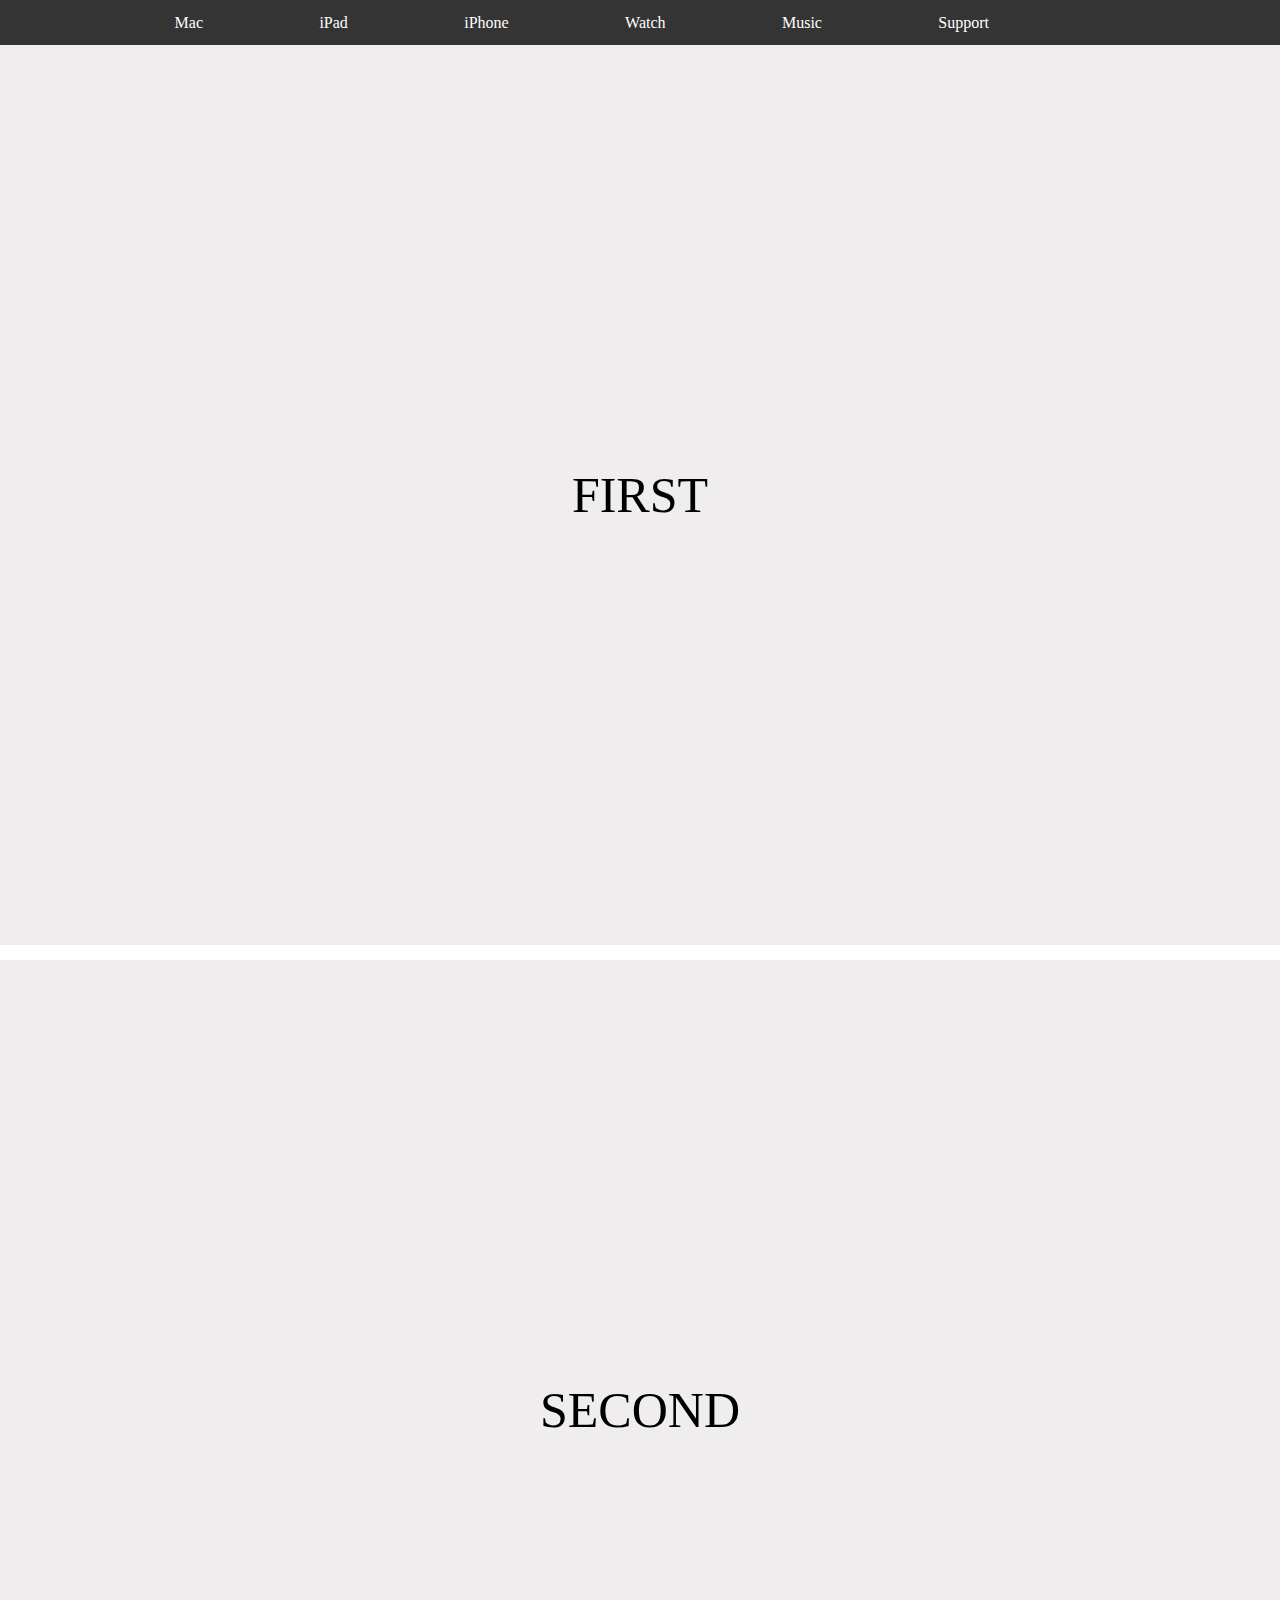
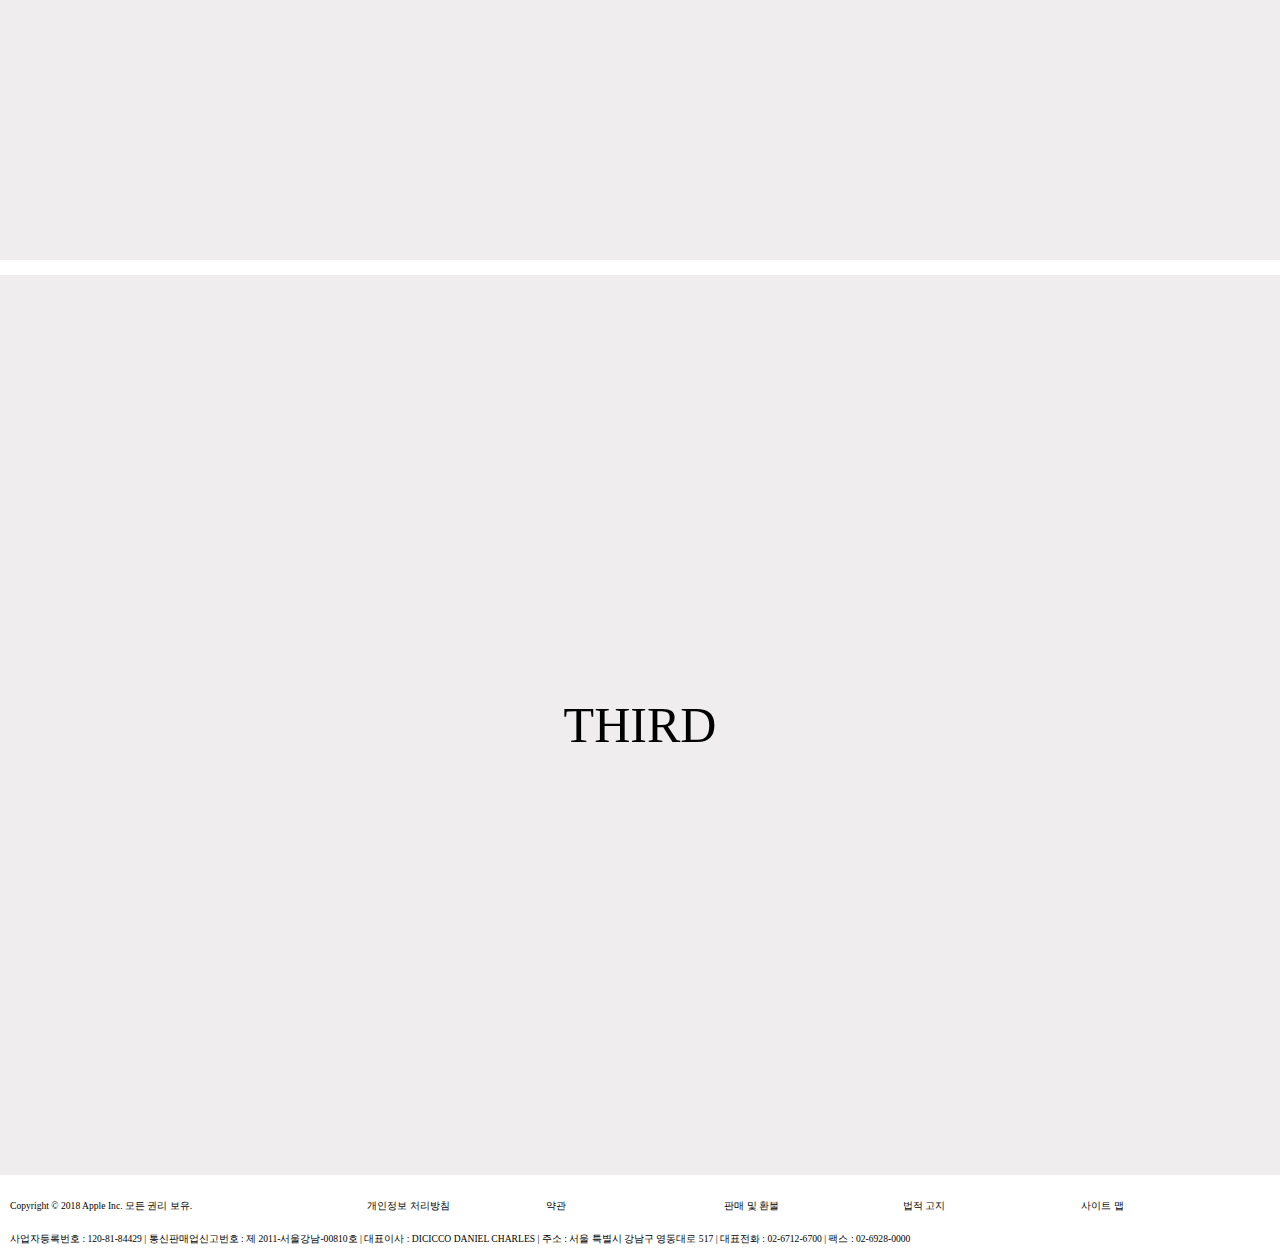
<file: Apple/index.html>
<html>
<head>
<title>Apple</title>
<link rel="stylesheet" href="https://use.fontawesome.com/releases/v5.0.13/css/all.css" integrity="sha384-DNOHZ68U8hZfKXOrtjWvjxusGo9WQnrNx2sqG0tfsghAvtVlRW3tvkXWZh58N9jp" crossorigin="anonymous">
<link rel="stylesheet" type="text/css" href="style.css"> 
<meta name="viewport" content="width=device-width, initial-scale=1.0">
<meta charset="UTF-8">
<script src="src.js"></script>
</head>
<body>
    <nav>
        <div class="menu-mobile">
            <a href="#"><i class="fab fa-apple"></i></a>
            <label for="toggle">&#9776;</label>
        </div>
        <input type="checkbox" id="toggle">
        <div class="menu-pc">
            <a href="#"><i class="fab fa-apple"></i></a>
            <a href="#">Mac</a>
            <a href="#">iPad</a>
            <a href="#">iPhone</a>
            <a href="#">Watch</a>
            <a href="#">Music</a>
            <a href="#">Support</a>
            <a href="#"><i class="fas fa-search"></i></a>
            <a href="#" onclick=showCart()><i class="fas fa-shopping-cart"></i></a>
        </div>
    </nav>
    <aside id="aside">
        <div class="aside-header">
            장바구니가 비어있습니다.
        </div>
        <div class="aside-body">
            <hr />
            <a href="#"><i class="fas fa-shopping-cart"></i>장바구니</a>
            <hr />
            <a href="#"><i class="fas fa-heart"></i>즐겨찾기</a>
            <hr />
            <a href="#"><i class="fas fa-box"></i>주문</a>
            <hr />
            <a href="#"><i class="fas fa-cog"></i>계정</a>
            <hr />
            <a href="#"><i class="far fa-user-circle"></i>로그인</a>
        </div>
    </aside>
    <article>
        FIRST
    </article>
    <article>
        SECOND
    </article>
    <article>
        THIRD 
    </article>
    <footer>
        <div class="copyright">
            <div class="copy-1">
                Copyright © 2018 Apple Inc. 모든 권리 보유.
            </div>
            <div class="copy-2">
                개인정보 처리방침
            </div>
            <div class="copy-3">
                약관
            </div>
            <div class="copy-4">
                판매 및 환불
            </div>
            <div class="copy-5">
                법적 고지
            </div>
            <div class="copy-6">
                사이트 맵
            </div>
        </div>
        <div class="info">
            사업자등록번호 : 120-81-84429 | 통신판매업신고번호 : 제 2011-서울강남-00810호 | 대표이사 : DICICCO DANIEL CHARLES | 주소 : 서울 특별시 강남구 영동대로 517 | 대표전화 : 02-6712-6700 | 팩스 : 02-6928-0000
        </div>
    </footer>
</body>
</html>
</file>
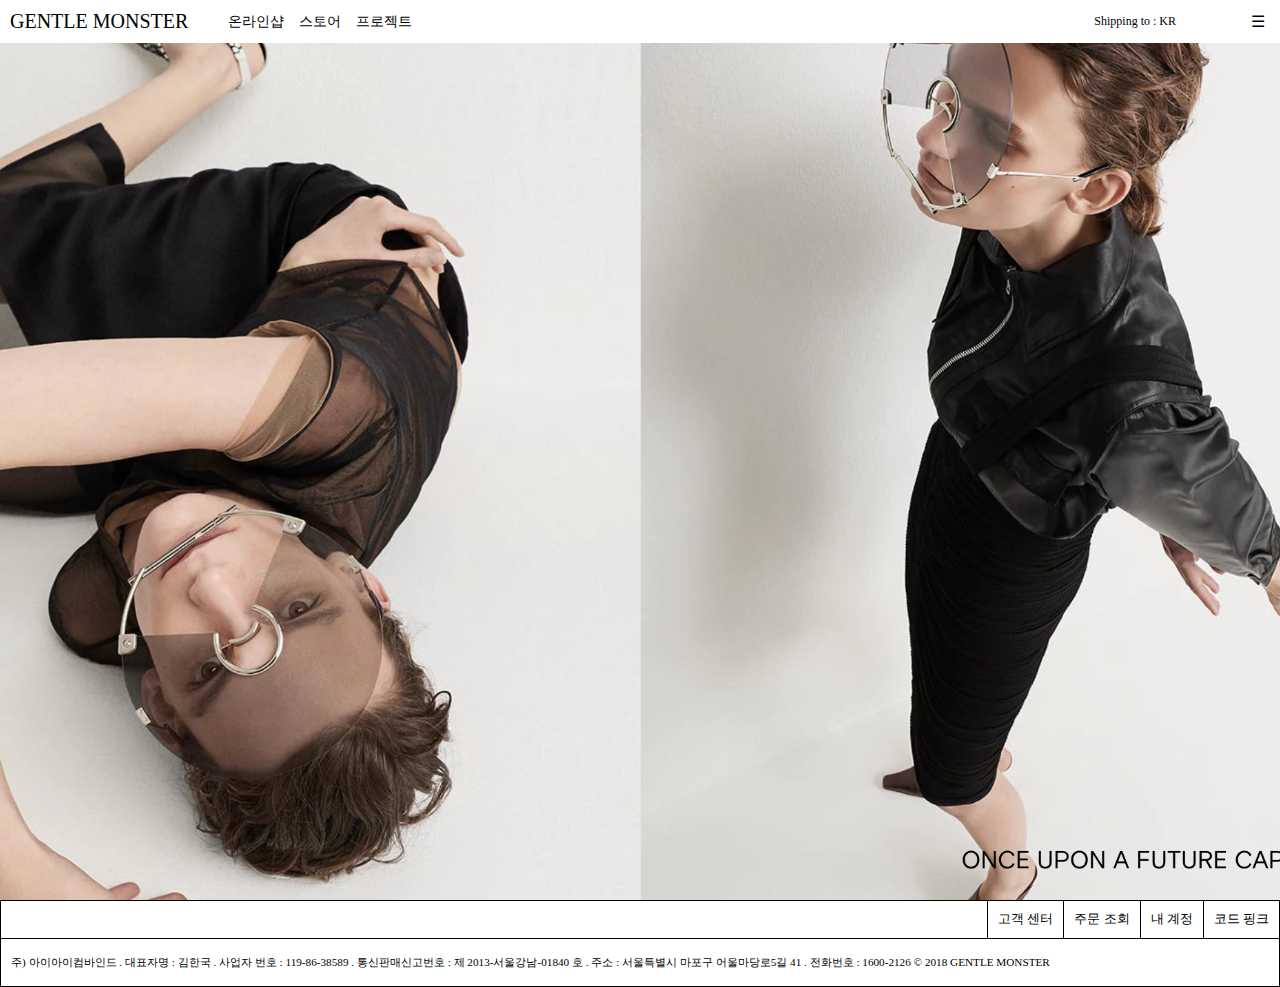
<file: GentleMonster/index.html>
<html>
<head>
    <title>GENTLE MONSTER</title>
    <link rel="stylesheet" type="text/css" href="style.css">
    <link rel="stylesheet" href="https://use.fontawesome.com/releases/v5.0.13/css/all.css" integrity="sha384-DNOHZ68U8hZfKXOrtjWvjxusGo9WQnrNx2sqG0tfsghAvtVlRW3tvkXWZh58N9jp" crossorigin="anonymous">
    <script src="src.js"></script>
</head>
<body>
    <nav>
        <div class="container">
            <div class="sub-menu">
                <a href="#">GENTLE MONSTER</a>
                <a href="#">온라인샵</a>
                <a href="#">스토어</a>
                <a href="#">프로젝트</a>
            </div>
            <div class="sub-button">
                <a href="#" onclick="openLanguage()">Shipping to : KR</a>
                <a href="#" onclick="openSearch()"><i class="fas fa-search"></i></a>
                <a href="#" onclick="openCart()"><i class="fas fa-shopping-bag"></i></a>
                <a href="#" onclick="openHamburger()">&#9776;</a>
            </div>
        </div>
        <div class="shipping-bar" id="shipping-bar">
            <div class="shipping-container">
                <div class="shipping-header">
                    Change your Shipping country or area
                </div>
                <div class="shipping-body">
                    <p>Shipping to</p>
                    <button type="button">South Korea</button>
                    <button type="button">Go</button>
                    <p><b>Important notice</b></p>
                    <p>If you change your Language, any items currently in your shopping cart will be lost.</p>
                </div>
            </div>
        </div>
        <div class="search-bar" id="search-bar">
            <div class="search-header">
                제품 검색
            </div>
            <div class="search-body">
                <input type="text" placeholder="제품명을 입력하세요">
            </div>
        </div>
        <div class="cart-bar" id="cart-bar">
            <div class="cart-header">
                쇼핑백
            </div>
            <div class="cart-body">
                0 of 0 products shown
                <hr />
                <div class="subtotal">
                    <div class="left">
                        Subtotal: 
                    </div>
                    <div class="right">
                        USD 0.00
                    </div>
                </div>
                <hr />
                <div class="cart-button">
                    <button type="button">쇼핑백 자세히 보기</button>
                    <button type="button">결제하기</button>
                </div>
            </div>
        </div>
        <div class="hamburger-bar" id="hamburger-bar">
            <button type="button">온라인샵</button>
            <div class="online-sub">
                <button type="button">선글라스</button>
                <button type="button">안경</button>
                <button type="button">익스클루시브</button>
            </div>
            <button type="button">스토어</button>
            <button type="button">프로젝트</button>
            <button type="button"></button>
            <div class="hamburger-info">
                <button type="button" class="hamburger-button">내 계정</button>
                <button type="button" class="hamburger-button">주문 조회</button>
                <button type="button" class="hamburger-button">고객 센터</button>
            </div>
            <div class="hamburger-wrap">
                <button type="button" id="hamburger-login">로그인</button>
            </div>
            <div class="hamburger-footer">
                <p>Change your Shipping country or area</p>
                <p>Shipping to</p>
                <div class="hamburger-footer-wrap">
                    <button type="button" id="hamburger-footer-wrap-button">South Korea(KW)</button>
                    <button type="button" id="hamburger-footer-wrap-button">Go</button>
                </div>
                <p><b>Important notice</b></p>
                <p>If you change your Language, any items currently in your shopping cart will be lost.</p>
            </div>
        </div>
    </nav>
    <section class="section-main"></section>
    <section class="section-footer">
        <div class="footer1">
            <a href="#"><i class="fab fa-instagram"></i></a>
            <a href="#"><i class="fab fa-facebook-f"></i></a>
            <a href="#"><i class="fab fa-tumblr"></i></a>
            <a href="#"><i class="fab fa-pinterest"></i></a>
            <a href="#"><i class="fab fa-weixin"></i></a>
            <a href="#"><i class="fab fa-weibo"></i></a>
        </div>
        <div class="footer2">
            <div class="footer-sub1">
                <div>고객 센터</div>
            </div>
            <div class="footer-sub2">
                <div>주문 조회</div>
            </div>
        </div>
        <div class="footer3">
            <div class="footer-sub3">
                <div>내 계정</div>
            </div>
            <div class="footer-sub4">
                <div>코드 핑크</div>
            </div>
        </div>
    </section>
    <footer>
        <p>주) 아이아이컴바인드 . 대표자명 : 김한국 . 사업자 번호 : 119-86-38589 . 통신판매신고번호 : 제 2013-서울강남-01840 호 . 주소 : 서울특별시 마포구 어울마당로5길 41 . 전화번호 : 1600-2126 © 2018 GENTLE MONSTER</p>
        <p>© 2018 GENTLE MONSTER</p>
    </footer>
</body>
</html>
</file>
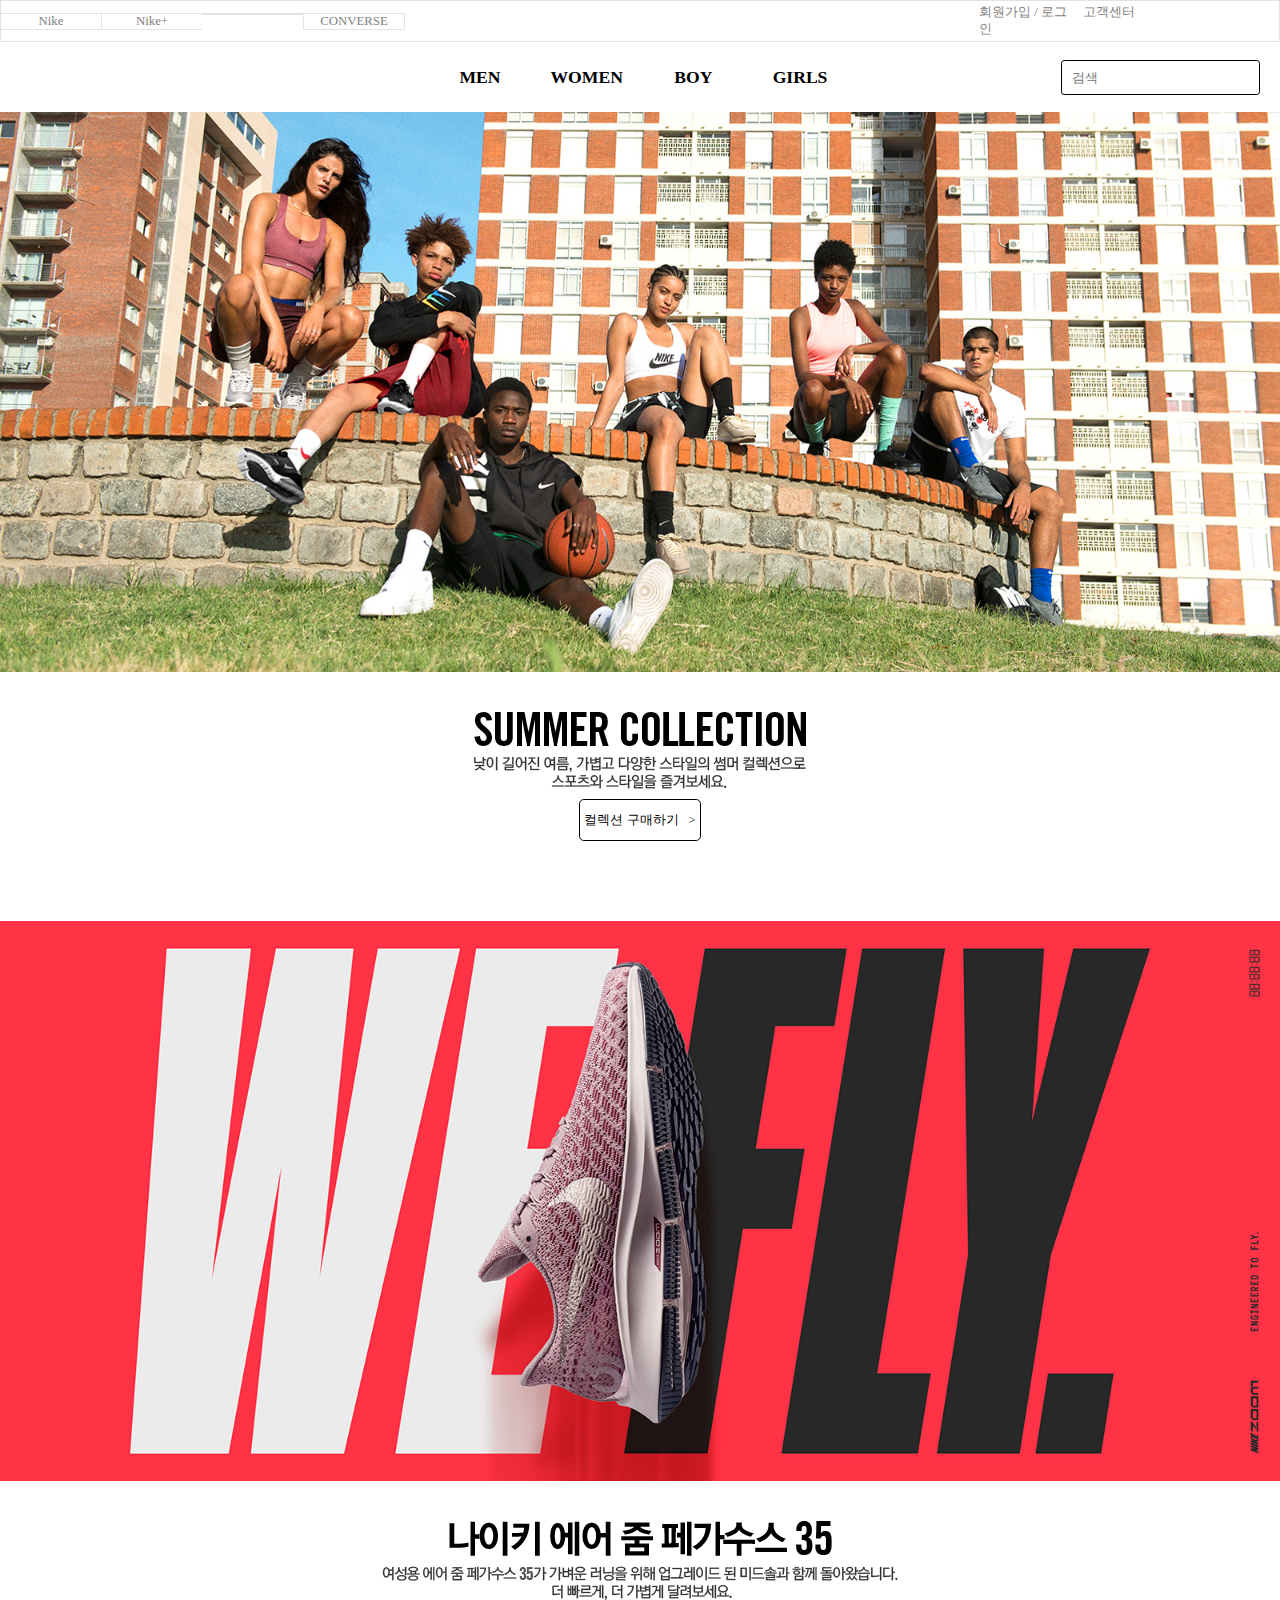
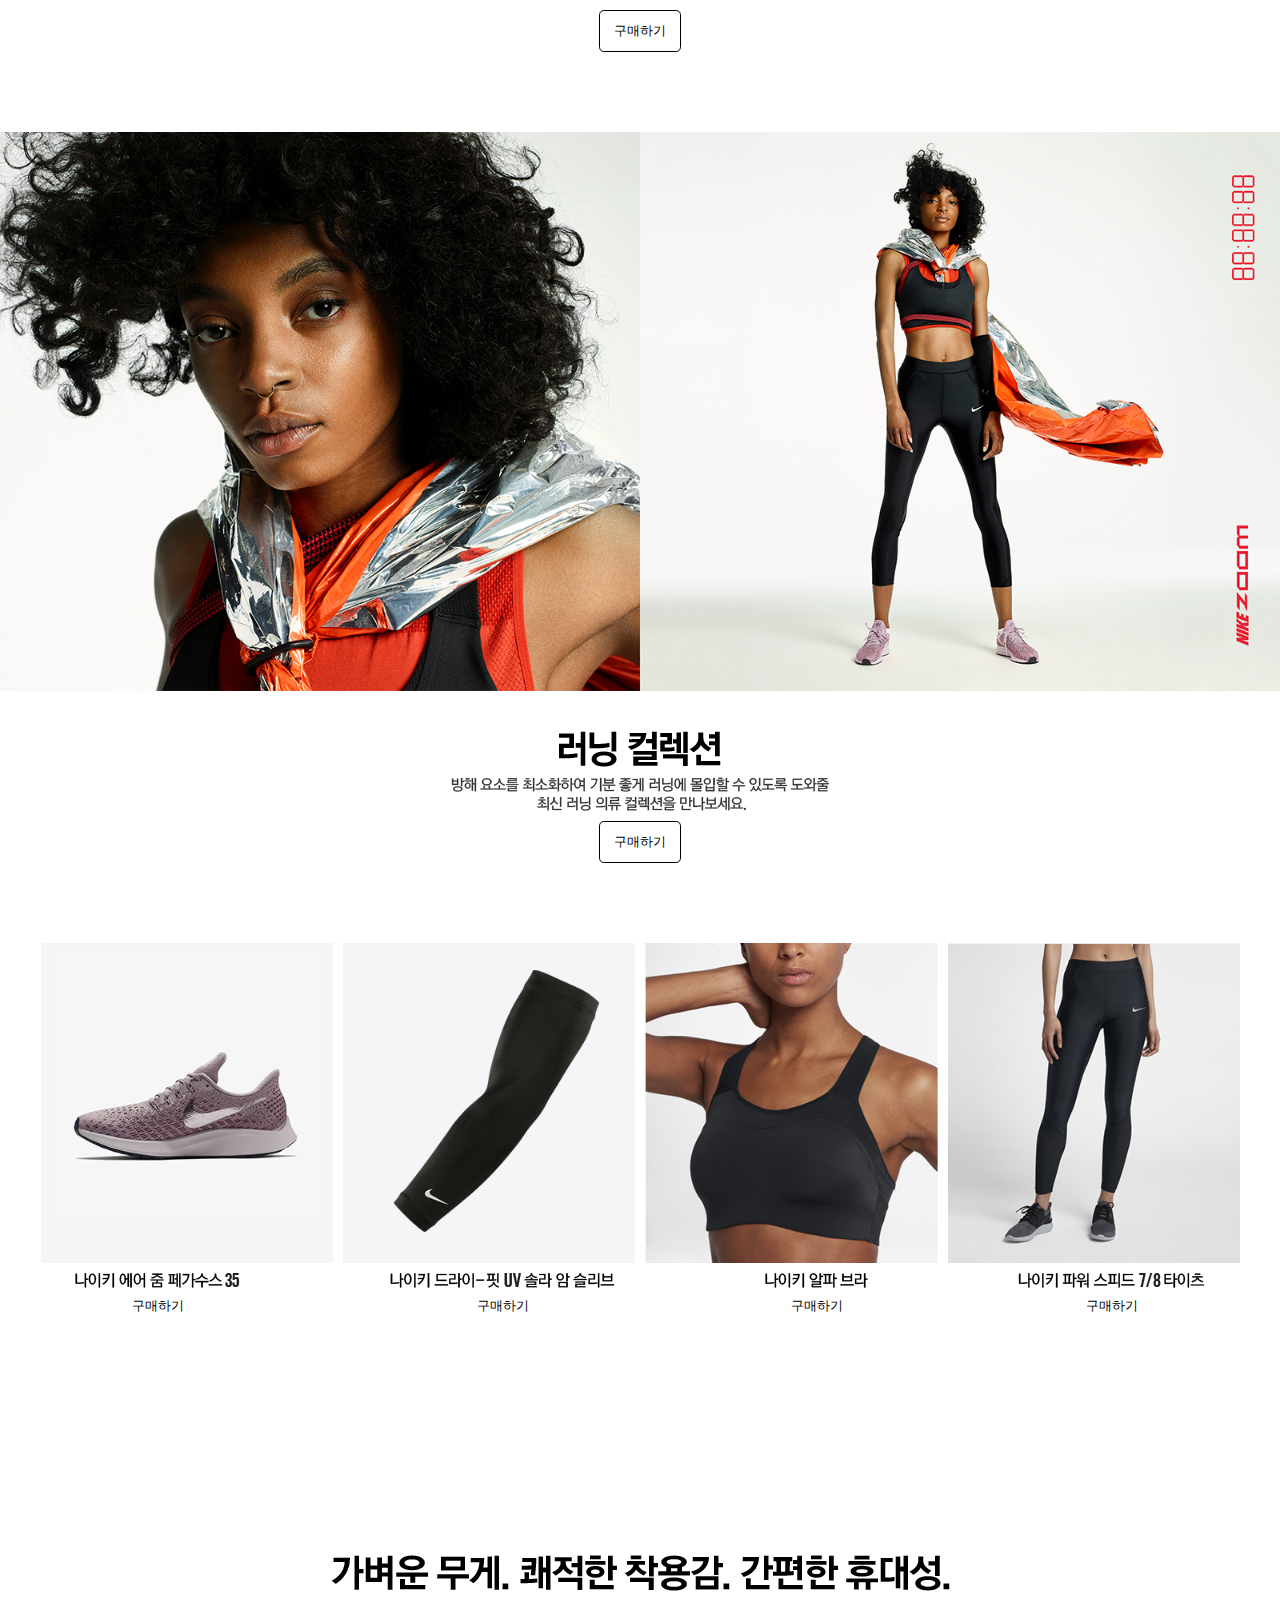
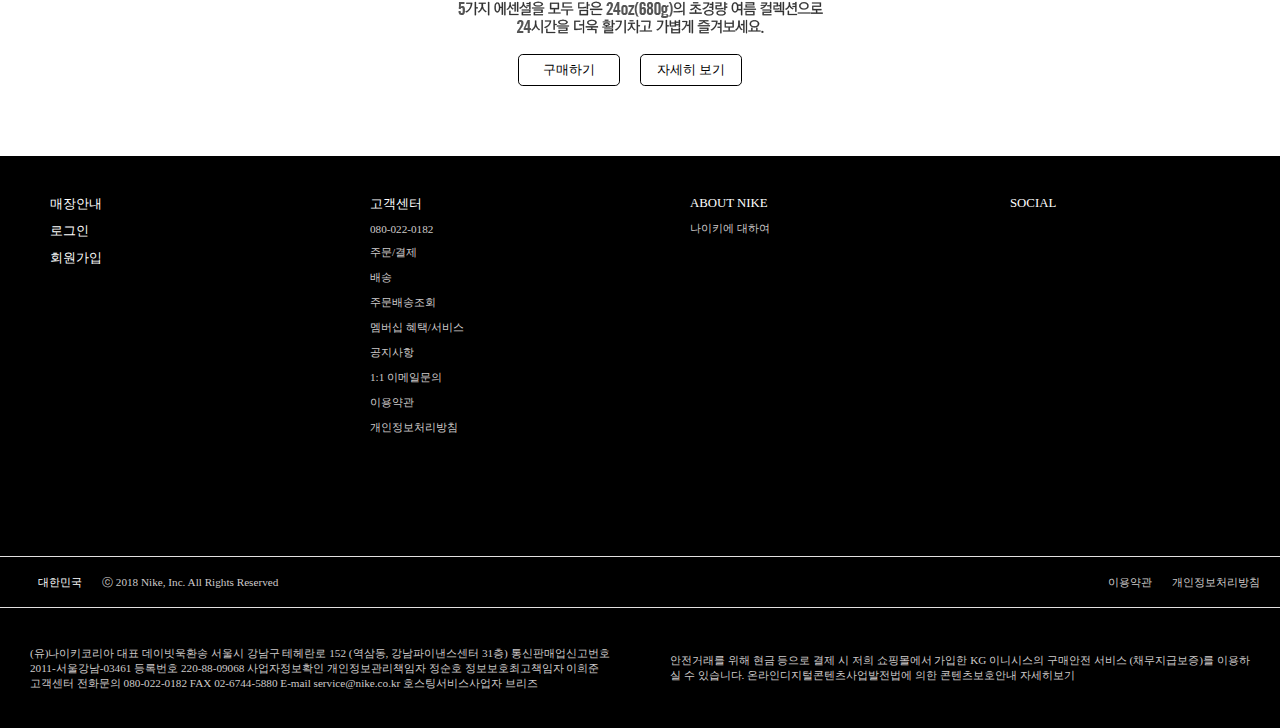
<file: Nike/index.html>
<html>
<head>
    <title>Nike 나이키닷컴</title>
    <link rel="stylesheet" href="https://use.fontawesome.com/releases/v5.0.13/css/all.css" integrity="sha384-DNOHZ68U8hZfKXOrtjWvjxusGo9WQnrNx2sqG0tfsghAvtVlRW3tvkXWZh58N9jp" crossorigin="anonymous">
    <link rel="stylesheet" type="text/css" href="style.css">
    <meta name="viewport" content="width=device-width, initial-scale=1.0">
    <script src="src.js"></script>
</head>
<body>
    <header>
        <nav>
            <div class="mobile-menu" id="mobile-menu">
                <div class="mobile-menu-big-sub">
                    <span>회원가입/로그인</span>
                    <span onclick="hideMenu()"><i class="fas fa-home"></i></span>
                </div>
                <div class="mobile-menu-sub">
                    <span>Men</span>
                    <span>></span>
                </div>
                <div class="mobile-menu-sub">
                    <span>Women</span>
                    <span>></span>
                </div>
                <div class="mobile-menu-sub">
                    <span>Boys</span>
                    <span>></span>
                </div>
                <div class="mobile-menu-sub">
                    <span>Girls</span>
                    <span>></span>
                </div>
                <div class="mobile-menu-sub">
                    <span>Nike+</span>
                    <span>></span>
                </div>
                <div class="mobile-menu-big-sub">
                    <span>브랜드</span>
                </div>   
                <div class="mobile-menu-sub">
                    <span>Nike Sportwear</span>
                </div>
                <div class="mobile-menu-sub">
                    <span>Nikelab</span>
                </div>
                <div class="mobile-menu-sub">
                    <span>Jordan</span>
                </div>
                <div class="mobile-menu-sub">
                    <span>Converse</span>
                </div>
                <div class="mobile-menu-sub">
                    <span>NBA</span>
                </div>
                <div class="mobile-menu-big-sub">
                    <span>서포트</span>
                </div>
                <div class="mobile-menu-sub">
                    <span>고객센터</span>
                    <span>></span>
                </div>
                <div class="mobile-menu-sub">
                    <span>마이페이지</span>
                    <span>></span>
                </div>                
            </div>
            <div class="nav-top">
                <div class="nav-top-left">
                    <a href="#">Nike</a>
                    <a href="#">Nike+</a>
                    <a href="#"><i class="fas fa-male"></i></a>
                    <a href="#">CONVERSE</a>
                </div>
                <div class="nav-top-right">
                    <a href="#">회원가입 / 로그인</a>
                    <a href="#">고객센터</a>
                    <a href="#"><i class="fas fa-shopping-cart"></i></a>
                    <a href="#"><i class="fas fa-flag"></i></a>
                </div>
            </div>
            <div class="nav-bottom">
                <div class="nav-bottom-left">
                    <a href="#"><i class="fas fa-bicycle"></i></a>
                </div>
                <div class="nav-bottom-center">
                    <div id="nav-bottom-center-menu1" onmouseover="showMenDropdown()" onmouseout="hideMenDropdown()">
                        <a href="#">MEN</a>
                    </div>
                    <div id="nav-bottom-center-menu2" onmouseover="showWomenDropdown()" onmouseout="hideWomenDropdown()">
                        <a href="#">WOMEN</a>
                    </div>
                    <div id="nav-bottom-center-menu3" onmouseover="showBoyDropdown()" onmouseout="hideBoyDropdown()">
                        <a href="#">BOY</a>
                    </div>
                    <div id="nav-bottom-center-menu4" onmouseover="showGirlsDropdown()" onmouseout="hideGirlsDropdown()">
                        <a href="#">GIRLS</a>
                    </div>
                </div>
                <div class="nav-bottom-right">
                    <input type="text" placeholder="검색">
                </div>
            </div>
            <div class="nav-mobile" id="nav-mobile">
                <div class="nav-mobile-left">
                    <a href="#"><i class="fas fa-bicycle"></i></a>
                </div>
                <div class="nav-mobile-right">
                    <a href="#" onclick="showSearch()"><i class="fas fa-search"></i></a>
                    <a href="#"><i class="fas fa-shopping-cart"></i></a>
                    <a href="#" onclick="showMenu()"><i class="fas fa-bars"></i></a>
                </div>
            </div>
            <div class="mobile-search" id="mobile-search">
                <input type="text" placeholder="검색">
                <a href="#" onclick="hideSearch()"><i class="fas fa-times"></i></a>
            </div>
            <div class="nav-bottom-dropdown1" id="nav-bottom-dropdown1">
                <div class="dropdown1-1">
                    <a href="#">신상품</a>
                    <a href="#">SNKRS 런칭캘린더</a>
                    <a href="#">축구대표팀 컬렉션</a>
                    <a href="#">나이키 비전 선글라스</a>
                    <a href="#">나이키 캡 컬렉션</a>
                    <a href="#">THE BEST</a>
                    <a href="#">1 on 1 상품 설명 서비스</a>
                    <a href="#">가격 인하</a>
                </div>
                <div class="dropdown1-2">
                    <div class="dropdown1-2-1">
                        <a href="#">신발</a>
                        <span>신발 전체</span>
                        <span>라이프스타일</span>
                        <span>러닝</span>
                        <span>트레이닝 & 짐</span>
                        <span>농구</span>
                        <span>조던</span>
                        <span>축구</span>
                        <span>골프</span>
                        <span>테니스</span>
                        <span>샌들 & 슬리퍼</span>
                    </div>
                    <div class="dropdown1-2-2">
                        <a href="#">의류</a>
                        <span>의류 전체</span>
                        <span>탑 & 티셔츠</span>
                        <span>숏 팬츠</span>
                        <span>후디 & 크루</span>
                        <span>재킷 & 베스트</span>
                        <span>팬츠 & 타이츠</span>
                        <span>나이키프로</span>
                        <span>선글라스</span>
                        <span>가방</span>
                        <span>양말</span>
                        <span>모자 & 용품</span>
                    </div>
                </div>
                <div class="dropdown1-2">
                    <div class="dropdown1-2-1">
                        <a href="#">스포츠</a>
                        <span>러닝</span>
                        <span>트레이닝 & 짐</span>
                        <span>농구</span>
                        <span>축구</span>
                        <span>스케이트보딩</span>
                        <span>골프</span>
                        <span>테니스</span>
                    </div>
                    <div class="dropdown1-2-2">
                        <a href="#">브랜드</a>
                        <span>Nike Sportswear</span>
                        <span>NikeLab</span>
                        <span>Jordan</span>
                        <span>NBA</span>
                        <span>FAN GEAR</span>
                    </div>
                </div>
            </div>
            <div class="nav-bottom-dropdown" id="nav-bottom-dropdown2">
                WOmen
            </div>
            <div class="nav-bottom-dropdown" id="nav-bottom-dropdown3">
                BOYS
            </div>
            <div class="nav-bottom-dropdown" id="nav-bottom-dropdown4">
                GIRLS
            </div>
        </nav>
    </header>
    <section>
        <div class="section1">
            <div class="section1-img">
                <img src="img/section1-1.png">
                <img src="img/section1-2.png">
                <img src="img/section1-3.png">
            </div>
            <div class="section1-text">
                <span onmouseover="">컬렉션 구매하기&nbsp;&nbsp;&nbsp;></span>
            </div>
        </div>
        <div class="section1">
            <div class="section1-img">
                <img src="img/section2-1.png">
                <img src="img/section2-2.png">
                <img src="img/section2-3.png">
            </div>
            <div class="section2-text">
                <span>구매하기</span>
            </div>
        </div>
        <div class="section1">
            <div class="section1-img">
                <img src="img/section3-1.png">
                <img src="img/section3-2.png">
                <img src="img/section3-3.png">
            </div>
            <div class="section2-text">
                <span>구매하기</span>
            </div>
        </div>
        <div class="section4">
            <div class="section4-img">
                <img src="img/section4-1.png">
            </div>
            <div class="section4-text">
                <div class="section4-text-img">
                    <img src="img/section4-2.png">
                    <span>구매하기</span>
                </div>
                <div class="section4-text-img">
                    <img src="img/section4-3.png">
                    <span>구매하기</span>
                </div>
                <div class="section4-text-img">
                    <img src="img/section4-4.png">
                    <span>구매하기</span>
                </div>
                <div class="section4-text-img">
                    <img src="img/section4-5.png">
                    <span>구매하기</span>
                </div>
            </div>
        </div>
        <div class="section5">
            <video id="vod" autoplay="" muted="" preload="true" loop="">
                <source src="https://nikevideo.nike.com/72451143001/201804/1553/72451143001_5774076288001_5774068998001.mp4" type="video/mp4">
            </video>
            <div class="section5-text-img">
                <img src="img/section5-1.png">
                <img src="img/section5-2.png">
            </div>
            <div class="section5-button">
                <span>구매하기</span>
                <span>자세히 보기</span>
            </div>
        </div>
    </section>
    <footer>
        <div class="footer">
            <div class="footer1">
                <div class="footer1-1">
                    <a href="#">매장안내</a>
                    <a href="#">로그인</a>
                    <a href="#">회원가입</a>
                </div>
                <div class="footer1-2">
                    <span>고객센터</span>
                    <a href="#">080-022-0182</a>
                    <a href="#">주문/결제</a>
                    <a href="#">배송</a>
                    <a href="#">주문배송조회</a>
                    <a href="#">멤버십 혜택/서비스</a>
                    <a href="#">공지사항</a>
                    <a href="#">1:1 이메일문의</a>
                    <a href="#">이용약관</a>
                    <a href="#">개인정보처리방침</a>
                </div>
                <div class="footer1-3">
                    <span>ABOUT NIKE</span>
                    <a href="#">나이키에 대하여</a>
                </div>
                <div class="footer1-4">
                    <span>SOCIAL</span>
                    <div class="footer1-4-icon">
                        <a href="#"><i class="fab fa-twitter"></i></a>
                        <a href="#"><i class="fab fa-facebook-f"></i></a>
                        <a href="#"><i class="fab fa-youtube"></i></a>
                        <a href="#"><i class="fab fa-instagram"></i></a>
                    </div>
                </div>
            </div>
            <div class="mobile-footer1">
                <a href="#">주문배송</a>
                <a href="#">매장안내</a>
                <a href="#">고객센터</a>
            </div>
            <div class="footer2">
                <div class="footer2-1">
                    <span><i class="fas fa-flag"></i>대한민국</span>
                    <span>ⓒ 2018 Nike, Inc. All Rights Reserved</span>
                </div>
                <div class="footer2-2">
                    <span>이용약관</span>
                    <span>개인정보처리방침</span>
                </div>
            </div>
            <div class="footer3">
                <span>(유)나이키코리아 대표 데이빗욱환송 서울시 강남구 테헤란로 152 (역삼동, 강남파이낸스센터 31층)
통신판매업신고번호 2011-서울강남-03461 등록번호 220-88-09068 사업자정보확인
개인정보관리책임자 정순호 정보보호최고책임자 이희준 고객센터 전화문의 080-022-0182
FAX 02-6744-5880 E-mail service@nike.co.kr 호스팅서비스사업자 브리즈</span>
                <span>안전거래를 위해 현금 등으로 결제 시 저희 쇼핑몰에서 가입한 
KG 이니시스의 구매안전 서비스 (채무지급보증)를 이용하실 수 있습니다. 

온라인디지털콘텐츠사업발전법에 의한 콘텐츠보호안내 자세히보기</span>
            </div>
            <div class="mobile-footer2">
                <div class="mobile-footer2-1">
                    <span>(유)나이키코리아</span>
                    <span>대표 : 데이빗욱환송</span>
                    <span>서울시 강남구 테헤란로 152(역삼동, 강남파이낸스센터 31층)</span>
                    <span>통신판매업신고번호 : 2011-서울강남-03461</span>
                    <span>등록번호 : 220-88-09068</span>
                    <span>개인정보관리책임자 : 정순호</span>
                    <span>정보보호최고책임자 : 이희준</span>
                    <span>고객센터 전화문의 080-022-0182</span>
                    <span>FAX : 02-6744-5880</span>
                    <span>E-mail : service@nike.co.kr</span>
                    <span>호스팅서비스사업자 : 브리즈</span>                
                </div>
                <div class="mobile-footer2-2">
                    <a href="#">사업자정보확인</a>
                    <a href="#">콘텐츠보호안내 자세히보기</a>
                </div>
            </div>
        </div>
    </footer>
</body>
</html>
</file>
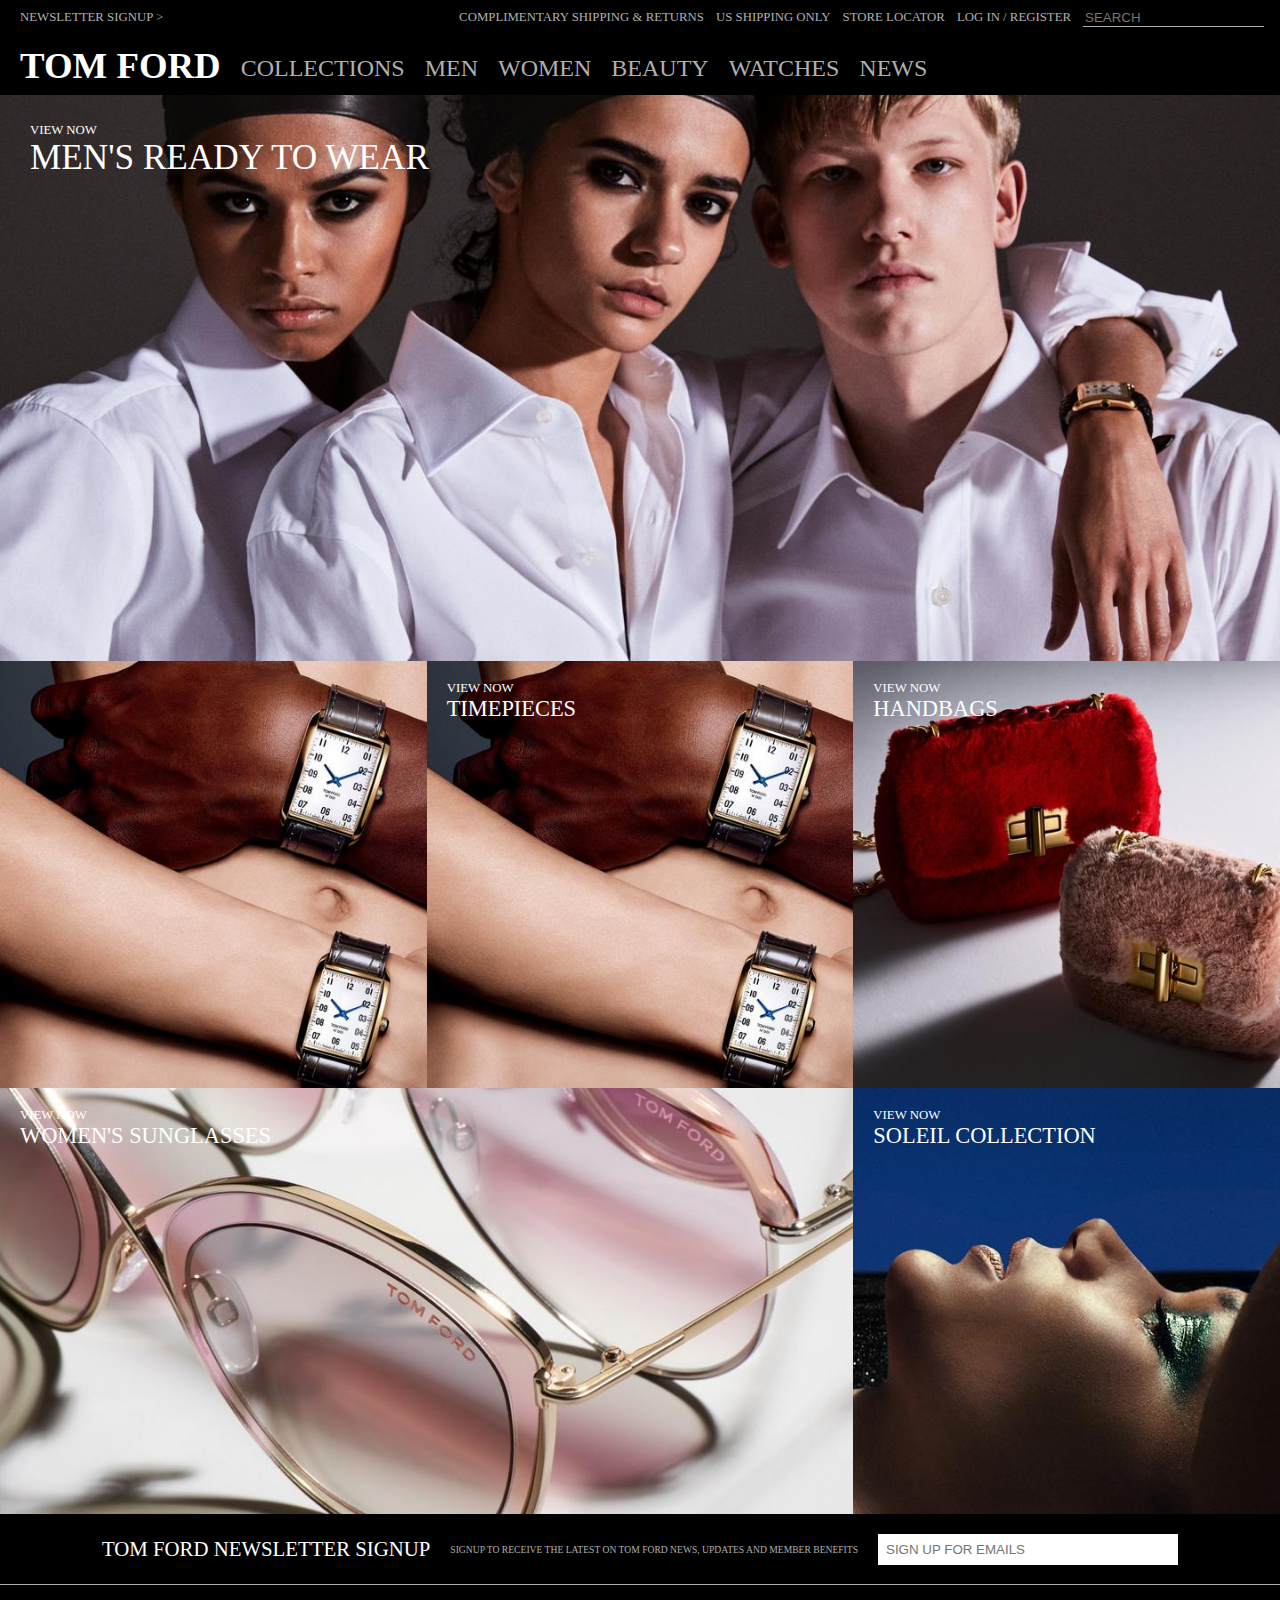
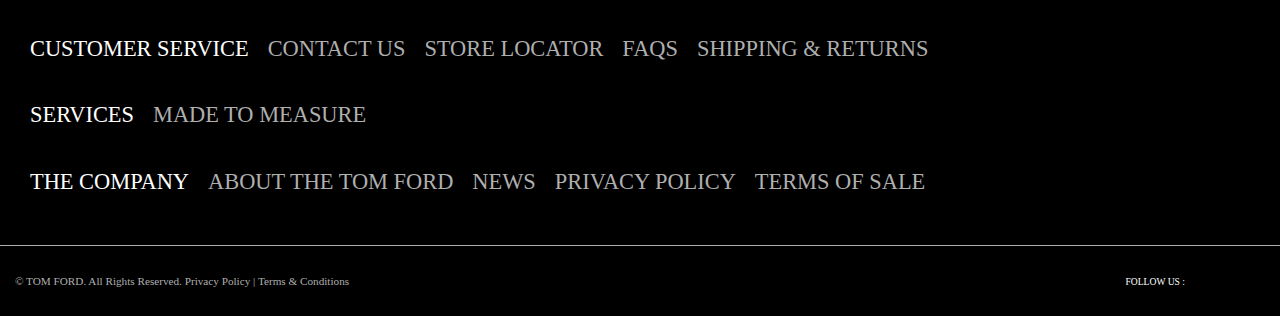
<file: Tomford/index.html>
<html>
<head>
    <title>TOM FORD Online Store</title>
    <link rel="stylesheet" type="text/css" href="style.css">
    <link rel="stylesheet" href="https://use.fontawesome.com/releases/v5.0.13/css/all.css" integrity="sha384-DNOHZ68U8hZfKXOrtjWvjxusGo9WQnrNx2sqG0tfsghAvtVlRW3tvkXWZh58N9jp" crossorigin="anonymous">
    <meta name="viewport" content="width=device-width, initial-scale=1.0">
    <script src="src.js"></script>
</head>
<body>
    <header>
        <div class="mobile-header">
            <div class="mobile-header-top">
                <a href="#">STORE LOCATOR</a>
                <a href="#">LOG IN/REGISTER</a>
            </div>
            <div class="mobile-header-bottom">
                <div class="mobile-header-bottom-left">
                    <a href="#" onclick="showMobileMenu()"><i class="fas fa-bars"></i></a>
                    <a href="#">TOM FORD</a>
                </div>
                <div class="mobile-header-bottom-right">
                    <a href="#" onclick="showSearch()"><i class="fas fa-search"></i></a>
                    <a href="#"><i class="fas fa-shopping-cart"></i></a>
                </div>
            </div>
        </div>
        <div class="mobile-search" id="mobile-search">
            <input type="text" placeholder="SEARCH">
            <a href="#" onclick="hideSearch()">X</a>
        </div>
        <div class="mobile-menu-overlay" id="mobile-menu-overlay" onclick="hideMobileMenu()">
            <div class="mobile-menu">
                <div class="mobile-menu-sub">
                    <span>COLLECTIONS</span>
                    <span>></span>
                </div>
                <div class="mobile-menu-sub">
                    <span>MEN</span>
                    <span>></span>
                </div>         
                <div class="mobile-menu-sub">
                    <span>WOMEN</span>
                    <span>></span>
                </div>
                <div class="mobile-menu-sub">
                    <span>BEAUTY</span>
                    <span>></span>
                </div>
                <div class="mobile-menu-sub">
                    <span>WATCHES</span>
                    <span>></span>
                </div>
                <div class="mobile-menu-sub">
                    <span>NEWS</span>
                </div>
            </div>        
        </div>
        <div class="header">
            <div class="header-left">
                <a href="#">NEWSLETTER SIGNUP ></a>
            </div>
            <div class="header-right">
                <a href="#">COMPLIMENTARY SHIPPING & RETURNS</a>
                <a href="#">US SHIPPING ONLY</a>
                <a href="#">STORE LOCATOR</a>
                <a href="#">LOG IN / REGISTER</a>
                <input type="text" placeholder="SEARCH">
                <a href="#"><i class="fas fa-shopping-cart"></i></a>
            </div>
        </div>
        <nav>
            <div class="header-menu">
                <div class="header-menu-logo">
                    <a href="#">TOM FORD</a>
                </div>
                <div class="header-menu-sub">
                    <a href="#" onmouseover="showDropDownMenu()" onmouseout="hideDropDownMenu()">COLLECTIONS</a>
                    <a href="#" onmouseover="showDropDownMenu()" onmouseout="hideDropDownMenu()">MEN</a>
                    <a href="#" onmouseover="showDropDownMenu()" onmouseout="hideDropDownMenu()">WOMEN</a>
                    <a href="#" onmouseover="showDropDownMenu()" onmouseout="hideDropDownMenu()">BEAUTY</a>
                    <a href="#" onmouseover="showDropDownMenu()" onmouseout="hideDropDownMenu()">WATCHES</a>
                    <a href="#" onmouseover="showDropDownMenu()" onmouseout="hideDropDownMenu()">NEWS</a>
                </div>
            </div>
            <div class="header-menu-bottom" id="header-menu-bottom">
                <div class="header-menu-bottom1">
                    <a href="#">AUTUMN/WINTER 2018</a>
                    <a href="#">EXPERIENCE</a>
                </div>
                <div class="header-menu-bottom1">
                    <a href="#">SPRING/SUMMER 2018</a>
                    <a href="#">EXPERIENCE</a>
                    <a href="#">SHOP MEN</a>
                    <a href="#">SHOP WOMEN</a>
                </div>
                <div class="header-menu-bottom1">
                    <a href="#">ARCHIVE</a>
                    <a href="#">WOMEN'S AUTUMN/WINTER 2018</a>
                    <a href="#">MEN'S AUTUMN/WINTER 2018</a>
                    <a href="#">WOMEN'S AUTUMN/WINTER 2017</a>
                    <a href="#">MEN'S AUTUMN/WINTER 2017</a>
                    <a href="#">WOMENS SPRING/SUMMER 2017</a>
                    <a href="#">MEN'S SPRING/SUMMER 2017</a>
                    <span>VIEW ALL</span>
                </div>
                <div class="header-menu-bottom2">
                    <img src="img/menu-img.jpeg">
                </div>
            </div>
        </nav>
    </header>
    <section>
        <div class="section1">
            <div class="section1-text">
                <span>VIEW NOW</span>
                <span>MEN'S READY TO WEAR</span>
            </div>
            <img src="img/section1.jpeg">
        </div>
        <div class="section2">
            <div class="section2-1">
                <img src="img/section2-2.jpeg">
            </div>
            <div class="section2-2">
                <div class="section2-2-text">
                    <span>VIEW NOW</span>
                    <span>TIMEPIECES</span>
                </div>              
                <img src="img/section2-2.jpeg">
            </div>
            <div class="section2-3">
                <div class="section2-3-text">
                    <span>VIEW NOW</span>
                    <span>HANDBAGS</span>
                </div>               
                <img src="img/section2-3.jpeg">
            </div>
        </div>
        <div class="section3">
            <div class="section3-1">
                <div class="section3-text">
                    <span>VIEW NOW</span>
                    <span>WOMEN'S SUNGLASSES</span>
                </div>                  
                <img src="img/section3-1.jpeg">
            </div>
            <div class="section3-2">
                <div class="section3-text">
                <span>VIEW NOW</span>
                <span>SOLEIL COLLECTION</span>
            </div>              
                <img src="img/section3-2.jpeg">
            </div>
        </div>
    </section>
    <footer>
        <div class="footer1">
            <span>TOM FORD NEWSLETTER SIGNUP</span>
            <span>SIGNUP TO RECEIVE THE LATEST ON TOM FORD NEWS, UPDATES AND MEMBER BENEFITS</span>
            <input type="text" placeholder="SIGN UP FOR EMAILS">
        </div>
        <div class="footer2">
            <div class="footer2-1">
                <a href="#">CUSTOMER SERVICE</a>
                <a href="#">CONTACT US</a>
                <a href="#">STORE LOCATOR</a>
                <a href="#">FAQS</a>
                <a href="#">SHIPPING & RETURNS</a>
            </div>
            <div class="footer2-2">
                <a href="#">SERVICES</a>
                <a href="#">MADE TO MEASURE</a>
            </div>
            <div class="footer2-3">
                <a href="#">THE COMPANY</a>
                <a href="#">ABOUT THE TOM FORD</a>
                <a href="#">NEWS</a>
                <a href="#">PRIVACY POLICY</a>
                <a href="#">TERMS OF SALE</a>
            </div>
        </div>
        <div class="footer3">
            <div class="footer3-left">
                <a href="#">© TOM FORD. All Rights Reserved. Privacy Policy | Terms & Conditions</a>
            </div>
            <div class="footer3-right">
                <span>FOLLOW US : </span>
                <span><i class="fab fa-facebook-f"></i></span>
                <span><i class="fab fa-twitter"></i></span>
                <span><i class="fab fa-youtube"></i></span>
                <span><i class="fab fa-tumblr"></i></span>
                <span><i class="fab fa-instagram"></i></span>
                <span><i class="fab fa-pinterest-p"></i></span>
                <span><i class="fab fa-weibo"></i></span>
                <span><i class="fab fa-google-plus-g"></i></span>
            </div>
        </div>
        <div class="footer3-mobile">
            <div class="footer3-mobile-top">
                <span>© TOM FORD. All Rights Reserved.</span>
            </div>
            <div class="footer3-mobile-bottom">
                <span>Privacy Policy | Terms & Conditions</span>
            </div>
        </div>
    </footer>
</body>
</html>
</file>
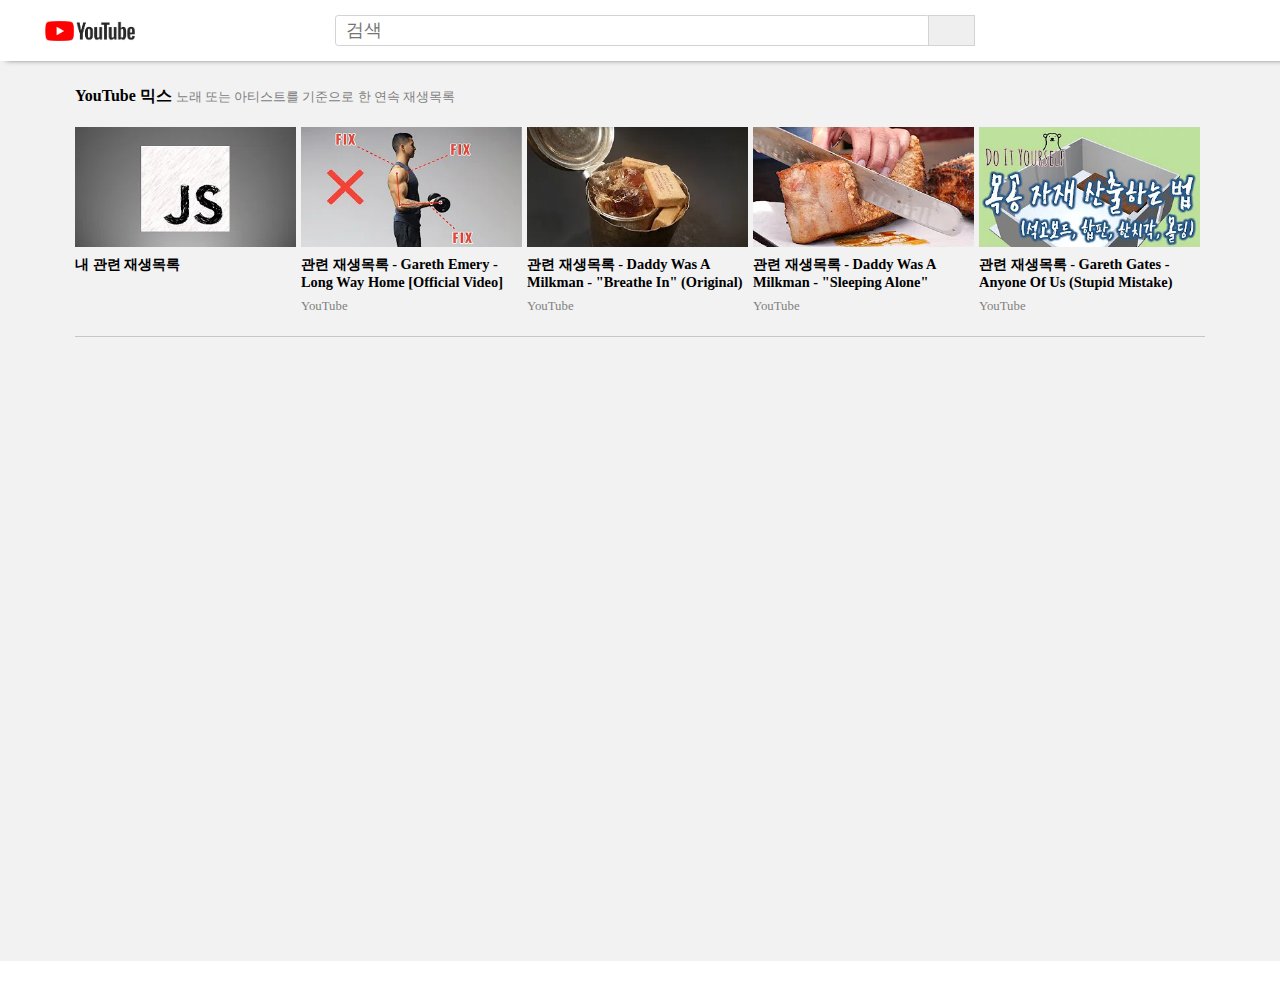
<file: Youtube/index.html>
<html>
<head>
    <title>YouTube</title>
    <link rel="stylesheet" type="text/css" href="style.css">
    <link rel="stylesheet" href="https://use.fontawesome.com/releases/v5.0.13/css/all.css" integrity="sha384-DNOHZ68U8hZfKXOrtjWvjxusGo9WQnrNx2sqG0tfsghAvtVlRW3tvkXWZh58N9jp" crossorigin="anonymous">
    <meta name="viewport" content="width=device-width, initial-scale=1.0">
    <script src="src.js"></script>
</head>
<body>
    <header>
        <div class="header-left">
            <a href="#" onclick="showHamburger()"><i class="fas fa-bars"></i></a>
            <img src="img/youtube.png">
        </div>
        <div class="header-center">
            <div class="header-search">
                <input type="text" placeholder="검색">
                <button type="button">
                    <i class="fas fa-search"></i>
                </button>
            </div>            
        </div>
        <div class="header-right">
            <a href="#"><i class="fas fa-camera"></i></a>
            <a href="#"><i class="fas fa-th"></i></a>
            <a href="#"><i class="fas fa-bell"></i></a>
            <a href="#"><i class="fas fa-user-circle"></i></a>
        </div>
    </header>
    <aside id="aside" onclick="hideHamburger()">
        <div class="hamburger-menu">
            <div class="hamburger-menu-header">
                <a href="#" onclick="hideHamburger()"><i class="fas fa-bars"></i></a>
                <img src="img/youtube.png">
            </div>
            <div class="hamburger-menu-body">
                <div class="hamburger-body1">
                    <a href="#"><i class="fas fa-home"></i>홈</a>
                    <a href="#"><i class="fas fa-fire"></i>인기</a>
                    <a href="#"><i class="fab fa-youtube"></i>구독</a>
                </div>
                <div class="hamburger-body2">
                    <a href="#">라이브러리</a>
                    <a href="#"><i class="far fa-clock"></i>최근 본 동영상</a>
                    <a href="#"><i class="fas fa-clock"></i>나중에 볼 동영상</a>
                    <a href="#"><i class="fas fa-thumbs-up"></i>좋아요 표시한 동영상</a>
                </div>
                <div class="hamburger-body2">
                    <a href="#">구독</a>
                    <a href="#"><i class="far fa-user-circle"></i>Daddy was a Milkman</a>
                    <a href="#"><i class="far fa-user-circle"></i>Daddy was a Milkman</a>
                    <a href="#"><i class="far fa-user-circle"></i>Daddy was a Milkman</a>
                    <a href="#"><i class="far fa-user-circle"></i>Daddy was a Milkman</a>
                    <a href="#"><i class="far fa-user-circle"></i>Daddy was a Milkman</a>
                    <a href="#"><i class="far fa-user-circle"></i>Daddy was a Milkman</a>
                    <a href="#"><i class="fas fa-plus-circle"></i>채널 탐색</a>
                </div>
                <div class="hamburger-body2">
                    <a href="#">YOUTUBE 더보기</a>
                    <a href="#"><i class="fab fa-youtube"></i>YouTube Red</a>
                    <a href="#"><i class="fas fa-film"></i>YouTube 영화</a>
                </div>
                <div class="hamburger-body1">
                    <a href="#"><i class="fas fa-cog"></i>설정</a>
                    <a href="#"><i class="fas fa-flag"></i>신고 기록</a>
                    <a href="#"><i class="fas fa-question-circle"></i>고객센터</a>
                    <a href="#"><i class="fas fa-comment-alt"></i>의견 보내기</a>
                </div>
                <div class="hamburger-footer">
                    <div class="hamburger-footer1">
                        <a href="#">정보</a>
                        <a href="#">프레스</a>
                        <a href="#">저작권</a>
                        <a href="#">크리에이터</a>
                        <a href="#">광고</a>
                        <a href="#">개발자</a>
                        <a href="#">+Youtube</a>
                    </div>
                    <div class="hamburger-footer2">
                        <a href="#">이용약관</a>
                        <a href="#">개인정보 보호</a>
                        <a href="#">정책 및 안전</a>
                        <a href="#">새로운 기능 테스트하기</a>
                    </div>
                    <div class="hamburger-footer3">
                        @ 2018 Youtube, LLC
                    </div>
                </div>
            </div>
        </div>
    </aside>
    <section>
        <div class="wrap">
            <div class="section">
                <div class="section-header">
                    <span>YouTube 믹스</span>
                    <span>노래 또는 아티스트를 기준으로 한 연속 재생목록</span>
                </div>
                <div class="section-body">
                    <div class="section-body-detail">
                        <img src="img/thumbnail1.jpg">
                        <span>내 관련 재생목록</span>
                    </div>
                    <div class="section-body-detail">
                        <img src="img/thumbnail2.jpg">
                        <span>관련 재생목록 - Gareth Emery - Long Way Home [Official Video]</span>
                        <span>YouTube</span>
                    </div>
                    <div class="section-body-detail">
                        <img src="img/thumbnail3.jpg">
                        <span>관련 재생목록 - Daddy Was A Milkman - "Breathe In" (Original)</span>
                        <span>YouTube</span>
                    </div>
                    <div class="section-body-detail">
                        <img src="img/thumbnail4.jpg">
                        <span>관련 재생목록 - Daddy Was A Milkman - "Sleeping Alone"</span>
                        <span>YouTube</span>
                    </div>
                    <div class="section-body-detail">
                        <img src="img/thumbnail5.jpg">
                        <span>관련 재생목록 - Gareth Gates - Anyone Of Us (Stupid Mistake)</span>
                        <span>YouTube</span>
                    </div>
                </div>
            </div>
        </div>
    </section>
    <footer>
    
    </footer>
</body>
</html>
</file>
<file: Apple/style.css>
html, body {
    height: 100%;
    width: 100%;
    margin: 0;
}

article {
    display: flex;
    justify-content: center;
    align-items: center;
    height: 100%;
    width: 100%;
    font-size: 50;
    font-weight: 100;
    background-color: #efeded;
    margin-bottom: 15;
}

aside {
    display: flex;
    flex-direction: column;
    background-color: white;
    height: 300;
    width: 250;
    position: absolute;
    top: 50;
    right: 5;
    padding: 20;
    border: 0.01rem solid gray;
    display: none;
}

aside div a {
    color: dodgerblue;
}

.aside-header {
    display: flex;
    flex: 2;
    justify-content: center;
    align-items: center;
    color: gray;
    font-weight: 100;
    font-size: 13;
}

.aside-body {
    display: flex;
    flex: 8;
    flex-direction: column;
    font-size: 13;
}

.aside-body a {
    text-decoration: none;
    margin-top: 10;
    margin-bottom: 10;
}

.aside-body a:hover {
    text-decoration: underline;
}

.aside-body a i {
    margin-right: 10;
}

hr {
    width: 100%;
    color: gainsboro;
}

.menu-mobile {
    justify-content: center;
    align-items: center;
    background: rgba(1, 1, 1, 0.8);
    height: 45;
    display: none;
}

.menu-mobile a {
    display: flex;
    flex: 9;
    justify-content: center;
    align-items: center;
    font-size: 20;
}

.menu-mobile a:visited {
    color: white;
}

.menu-pc {
    display: flex;
    justify-content: space-around;
    align-items: center;
    background: rgba(1, 1, 1, 0.8);
    height: 45;
}

.menu-pc a {
    color: white;
    text-decoration: none;
    font-weight: 100;
}

.menu-pc a:hover {
    color: #999797;
}

label {
    color: white;
    margin-right: 10;
    font-size: 20px;
    display: none;
}

#toggle {
    display: none;
}

label:hover {
    color: #999797;
    cursor: pointer;
}

.copyright {
    display: flex;
    font-size: 0.6rem;
    font-weight: 100;
    margin-right: 10;
    padding: 10;
}
.copy-1 {
    flex: 2;
}
.copy-2 {
    flex: 1;
}
.copy-3 {
    flex: 1;
}
.copy-4 {
    flex: 1;
}
.copy-5 {
    flex: 1;
}
.copy-6 {
    flex: 1;
}
.info {
    padding: 10;
    font-size: 0.6rem;
    font-weight: 100;
}

@media only screen and (max-width: 768px) {
    label {
        display: block;
    }
    .menu-mobile {
        display: flex;
    }
    .menu-pc {
        display: none;
    }
    #toggle:checked + .menu-pc {
        display: flex;
        flex-direction: column;
        height: 300px;
        padding-left: 15;
    }
    #toggle:checked + .menu-pc a {
        display: flex;
        justify-content: flex-start;
        align-items: center;
        width: 100%;
        height: 100%;
    }
    .menu-pc a:first-child, a:last-child {
        display: none;
    }
}
</file>
<file: GentleMonster/style.css>
html, body {
    height: 100%;
    width: 100%;
    margin: 0;
}
nav {
   
}
.container {
    display: flex;
    justify-content: center;
    align-items: center;
    padding: 10;
    position: fixed;
    width: 100%;
    background-color: white;
}
.sub-menu {
    display: flex;
    justify-content: center;
    align-items: center;
}
.sub-menu a:first-child {
    text-decoration: none;
    color: black;
    font-size: 20;
    margin-right: 40;
}
.sub-menu a:not(:first-child) {
    margin-right: 15;
    text-decoration: none;
    color: black;
    font-size: 14;
    font-weight: 300;
}
.sub-button {
    display: flex;
    flex: 4;
    justify-content: flex-end;
    align-items: center;
}
.sub-button a:first-child {
    font-size: 12;
    font-weight: 100;
}
.sub-button a {
    margin-right: 25;
    text-decoration: none;
    color: black;
}
.section-main {
    height: 100%;
    width: 100%;
    background: url("pc-main.png");
    background-position: center;
    background-size: cover;
}
.section-footer {
    display: flex;
    border: 1px solid black;
    border-bottom: none;
}

.footer1 {
    display: flex;
    flex: 8;
    justify-content: flex-start;
    align-items: center;
}
.footer1 a {
    color: black;
    margin-right: 30;
}
.footer1 a:first-child {
    margin-left: 10;
}
.footer2 {
    display: flex;
    justify-content: center;
    align-items: center;
}
.footer-sub1, .footer-sub2, .footer-sub3, .footer-sub4{
    border: 1px solid black;
    padding: 10;
    border-bottom: none;
    border-top: none;
    font-weight: 100;
    font-size: 0.8rem;
}
.footer2 div:hover, .footer3 div:hover {
    background-color: #efeded;
}
.footer-sub1, .footer-sub2, .footer-sub3, .footer-sub4 {
    border-right: none;
}
.footer3 {
    display: flex;
    justify-content: center;
    align-items: center;
}
footer {
    display: flex;
    border: 1px solid black;
    font-size: 0.7rem;
    font-weight: 100;
    padding: 5;
    padding-left: 10;
}
footer p:nth-child(2) {
    display: none;;
}

/* 여기부터 Shipping to : KR */
.shipping-bar {
    display: none;
    position: absolute;
    right: 0;
    background-color: white;
    border: 1px solid black;
    height: 13em;
    width: 20em;
    padding: 1.5rem;
    margin-top: 44;
}
.shipping-body {
    display: flex;
    flex-direction: column;
    
}
.shipping-header {
    font-size: 0.8rem;
    margin-bottom: 15;
}
.shipping-body p:first-child {
    font-size: 0.7rem;
}
.shipping-body button {
    border-radius: 15rem;
    height: 2rem;
    margin-bottom: 5;
    font-weight: 100;
}
.shipping-body button:nth-child(3) {
    background-color: black;
    color: white;
}
.shipping-body p:not(:first-child) {
    font-size: 0.7rem;
}

/* 여기부터 Cart 아이콘 */
.cart-bar {
    position: absolute;
    right: 0;
    background-color: white;
    height: 10em;
    width: 20em;
    border: 1px solid black;
    padding: 1.5rem;
    display: none;
    margin-top: 44;
}
.cart-header {
    font-size: 0.8rem;
    margin-bottom: 30;
}
.cart-body {
    font-size: 0.7rem;
}
.subtotal {
    display: flex;
}
.left {
    width: 100%;
    display: flex;
    justify-content: flex-start;
}
.right {
    width: 100%;
    display: flex;
    align-items: flex-end;
    justify-content: flex-end;
}
.cart-button {
    display: flex;
}
.cart-button button:first-child {
    display: flex;
    flex: 4;
    justify-content: center;
    font-size: 0.7rem;
    border-radius: 15rem;
    height: 2rem;
    margin-right: 15;
    font-weight: 100;
}
.cart-button button:nth-child(2) {
    display: flex;
    flex: 6;
    justify-content: center;
    font-size: 0.7rem;
    border-radius: 15rem;
    height: 2rem;
    background-color: black;
    color: white;
    font-weight: 100;
}
.cart-bar hr {
    margin-bottom: 15;
    margin-top: 15;
}
.search-bar {
    position: absolute;
    height: 4em;
    width: 20em;
    background-color: white;
    border: 1px solid black;
    padding: 1.5rem;
    right: 0;
    display: none;
    margin-top: 44;
}

/* 여기부터 Search 아이콘 */
.search-header {
    font-size: 0.8rem;
}
.search-body input {
    border-radius: 15rem;
    border: 1px solid black;
    height: 1.5rem;
    width: 20rem;
    margin-top: 0.8rem;
    padding: 1rem;
}

/* 여기부터 Hamburger */
.hamburger-bar {
    overflow: auto;
    position: absolute;
    right: 0;
    background-color: white;
    height: 100%;
    width: 19rem;
    border: 1px solid black;
    display: none;
    margin-top: 44;
}
.hamburger-bar button:not(.hamburger-button) {
    display: flex;
    justify-content: flex-start;
    padding-left: 15;
    align-items: center;
    border-bottom: 0.01rem solid black;
    border-right: none;
    border-left: none;
    border-top: none;
    cursor: pointer;
    height: 2.5rem;
    width: 100%;
}
.hamburger-info {
    display: flex;
    justify-content: center;
    align-items: center;
    padding-left: 0;
}
.hamburger-info button {
    border-bottom: 0.01rem solid black;
    flex: 1;
    height: 2.5rem;
    cursor: pointer;
}
.hamburger-bar button:nth-child(7) {
    height: 4rem;
}
#hamburger-login {
    border: 1px solid black;
    border-radius: 15rem;
    height: 2rem;
    margin: 10;
    justify-content: center;
}
.hamburger-wrap {
    display: flex;
    align-items: center;
    height: 4rem;
    border-bottom: 0.01rem solid black;
}
.hamburger-footer p:first-child{
    display: flex;
    justify-content: center;
    font-size: 1rem;
}
.hamburger-footer p:nth-child(2) {
    font-size: 0.8rem;
    margin-left: 25;
}
.hamburger-footer button {
    border: 1px solid black;
    border-radius: 15rem;
    height: 2rem;
    justify-content: center;
}
.hamburger-footer button:nth-child(2) {
    background-color: black;
    color: white;
    font-weight: 100;
}
.hamburger-footer-wrap {
    display: flex;
    flex-direction: column;
    align-items: center;
    height: 4.8rem;
    margin-right: 10;
    margin-left: 10;
}
#hamburger-footer-wrap-button {
    border: 1px solid black;
    border-radius: 15rem;
    height: 2rem;
    margin: 3;
    justify-content: center;
}
.hamburger-footer p:nth-child(4) {
    margin-left: 25;
    font-size: 0.8rem;
}
.hamburger-footer p:nth-child(5) {
    margin-left: 25;
    font-size: 0.7rem;
}

@media screen and (max-width: 768px) {
    .sub-button a:first-child {
        display: none;
    }
    .section-main {
        background: url("mobile-main.png");
        background-position: center;
        background-size: cover;
    }
    footer p:nth-child(2) {
        display: block;
    }
    footer p:first-child {
        display: none;
    }
    .sub-menu a:not(:first-child) {
        display: none;
    }
}
</file>
<file: Nike/style.css>
html, body {
    width: 100%;
    height: 100%;
    margin: 0;
}
/* 헤더 상단 메뉴 */
.nav-top {
    display: flex;
    height: 40px;
    align-items: center;
    border: 1px solid #e2e2e2;
}
.nav-top-left a {
    text-decoration: none;
    color: gray;
    font-weight: 400;
    font-size: 0.8rem;
    height: 100%;
    border: 1px solid #e2e2e2;
}
.nav-top-right a {
    text-decoration: none;
    color: gray;
    font-weight: 400;
    font-size: 0.8rem;
    height: 100%;
    width: 20px;
}
.nav-top-left {
    display: flex;
    flex: 1;
    justify-content: flex-start;
    
}
.nav-top-left a {
    display: flex;
    width: 100px;
    justify-content: center;
    align-items: center;  
}
.nav-top-left a:not(:last-child) {
    border-right: none;
}
.nav-top-left a:first-child {
    border-left: none;
}
.nav-top-right {
    display: flex;
    flex: 1;
    justify-content: flex-end;
}
.nav-top-right a {
    display: flex;
    width: 100px;
    justify-content: center;
    align-items: center;
    margin-left: -20px;
}
.nav-top-right a:not(:first-child) {
    margin-right: -20px;
}
.nav-top-right a:last-child {
    margin-right: 0px;
}
/* 헤더 하단 메뉴 */
.nav-bottom {
    display: flex;
    height: 70px;
}
.nav-bottom-left {
    display: flex;
    justify-content: flex-start;
    align-items: center;
    flex: 1;
}
.nav-bottom-left a {
    color: black;
    font-size: 50px;
    margin-left: 20px;
}
.nav-bottom-center {
    display: flex;
    flex: 1;
}
.nav-bottom-center div {
    display: flex;
    justify-content: center;
    align-items: center;
    height: 100%;
    width: 100%;
}
.nav-bottom-right {
    display: flex;
    justify-content: flex-end;
    align-items: center;
    flex: 1;
}
.nav-bottom-right input {
    height: 50%;
    margin-right: 20px;
}
.nav-bottom-center div a {
    text-decoration: none;
    color: black;
    font-size: 1.1rem;
    font-weight: 800;
}
.nav-bottom-right input {
    border-radius: 0.2rem;
    border: 0.05rem solid black;
    padding: 10px;
}
/* Nav Bottom Dropdown */
.nav-bottom-dropdown1 {
    display: none;
    position: absolute;
    background-color: white;
    height: 370px;
    width: 100%;
    border: 1px solid #e2e2e2;
}
.nav-bottom-dropdown1 .dropdown1-1, .nav-bottom-dropdown1 .dropdown1-3 {
    display: flex;
    flex-direction: column;
}
.nav-bottom-dropdown1 a {
    text-decoration: none;
    color: black;
    font-weight: 700;
    margin-bottom: 8px;
}
.dropdown1-1 {
    margin: 30;
    flex: 2;
}
.dropdown1-2 {
    margin: 30px;
    padding-left: 30px;
    display: flex;
    flex: 4;
    border-left: 1px solid #e2e2e2;
    border-right: 1px solid #e2e2e2;
}
.dropdown1-2:last-child {
    margin: 30px;
    margin-left: -30px;
    display: flex;
    flex: 4;
    border-left: none;
    border-right: none;
}
.dropdown1-2-1, .dropdown1-2-2 {
    display: flex;
    flex: 1;
    flex-direction: column;
}
.dropdown1-2-1 span, .dropdown1-2-2 span {
    font-size: 0.9rem;
    font-weight: 100;
    margin-bottom: 10px;
}
/* 테스트 */
.nav-bottom-dropdown {
    display: none;
    position: absolute;
    background-color: white;
    border: 1px solid #e2e2e2;
    height: 370px;
    width: 100%;
}
/* Section */
.section1-img {
    display: flex;
    flex-direction: column;
    justify-content: center;
    align-items: center;
}
.section4-img {
    display: flex;
    flex-direction: column;
    justify-content: center;
    align-items: center;
}
.section4-img img:first-child {
    width: 100%;
}
.section4-text {
    display: flex;
    flex-direction: row;
    justify-content: space-around;
}
.section4-text-img {
    display: flex;
    flex-direction: column;
    margin-top: 10px;
    justify-content: center;
    align-items: center;
}
.section4-text-img img {
    width: 100%;
}
.section4-text-img span {
    margin-top: 10px;
    margin-bottom: 80px;
    font-size: 0.8rem;
}
.section1 img:first-child {
    width: 100%;
}
.section1 img:nth-child(2) {
    margin-top: 40px;
    margin-bottom: 10px;
}
.section1 img:nth-child(3) {
    margin-bottom: 10px;
}
.section1-text {
    display: flex;
    justify-content: center;
    flex-direction: column;
    align-items: center;
}
.section2-text {
    display: flex;
    justify-content: center;
    flex-direction: column;
    align-items: center;
}
.section1-text span {
    display: flex;
    justify-content: center;
    align-items: center;
    border: 1px solid black;
    height: 40px;
    width: 120px;
    font-weight: 100;
    font-size: 0.8rem;
    margin-bottom: 80px;
    border-radius: 0.3rem;
}
.section2-text span {
    display: flex;
    justify-content: center;
    align-items: center;
    border: 1px solid black;
    height: 40px;
    width: 80px;
    font-weight: 100;
    font-size: 0.8rem;
    margin-bottom: 80px;
    border-radius: 0.3rem;
}
.section5 video {
    width: 100%;
}
.section5-text-img {
    display: flex;
    flex-direction: column;
    justify-content: center;
    align-items: center;
}
.section5-text-img img {
    margin-top: 10px;
}
.section5-button {
    display: flex;
    justify-content: center;
}
.section5-button span {
    display: flex;
    justify-content: center;
    align-items: center;
    border: 1px solid black;
    margin-right: 20px;
    margin-top: 20px;
    margin-bottom: 70px;
    height: 30px;
    font-weight: 100;
    width: 100px;
    font-size: 0.8rem;
    border-radius: 0.3rem;
}
/* Footer */
.footer1 {
    display: flex;
    height: 400px;
    background-color: black;
}
.footer1 a, .footer1 span {
    color: white;
    text-decoration: none;
}
.footer1-1, .footer1-2, .footer1-3, .footer1-4 {
    padding: 40px;
    padding-left: 50px;
    flex: 1;
}
.footer1-1, .footer1-2, .footer1-3 {
    display: flex;
    flex-direction: column;
}
.footer1-1 a {
    font-size: 0.8rem;
    margin-bottom: 10px;
}
.footer1-2 span, .footer1-3 span, .footer1-4 span {
    font-size: 0.8rem;
    margin-bottom: 10px;
}
.footer1-2 a, .footer1-3 a {
    font-size: 0.7rem;
    margin-bottom: 10px;
    color: #cecaca;
}
.footer1-4-icon {
    margin-top: 10px;
}
.footer1-4-icon a {
    font-size: 1.3rem;
    color: gray;
    border-radius: 1rem;
    margin-right: 5px;
}
.footer1-4-icon a:last-child {
    margin-right: -100px;
}
.footer2 {
    display: flex;
    align-items: center;
    color: white;
    height: 50px;
    border-top: 0.001rem solid #e2e0e0;
    border-bottom: 0.001rem solid #e2e0e0;
    background-color: black;
}
.footer2-1 {
    flex: 1;
    display: flex;
    align-items: center;
    justify-content: flex-start;
}
.footer2-1 span:first-child {
    font-size: 0.7rem;
    margin-left: 30px;
    margin-right: 20px;
}
.footer2-1 span i {
    margin-right: 8px;
}
.footer2-1 span:last-child, .footer2-2 span {
    font-size: 0.7rem;
    color: #cecaca;
}
.footer2-2 span {
    margin-right: 20px;
}
.footer2-2 {
    flex: 1;
    display: flex;
    justify-content: flex-end;
}
.footer3 {
    display: flex;
    background-color: black;
    height: 120px;
    justify-content: space-around;
    color: #cecaca;
    font-size: 0.7rem;
}
.footer3 span:first-child {
    margin: 30px;
    display: flex;
    justify-content: center;
    align-items: center;
    flex: 1;
}
.footer3 span:last-child {
    margin: 30px;
    display: flex;
    flex: 1;
    justify-content: center;
    align-items: center;
}
/* Mobile */
.nav-mobile {
    height: 70px;
    display: flex;
    align-items: center;
    display: none;
    border-bottom: 1px solid #e2e2e2;
}
.nav-mobile-left {
    display: flex;
    flex: 1;
    justify-content: flex-start;
    font-size: 2.7rem;
}
.nav-mobile-right {
    display: flex;
    flex: 1;
    justify-content: flex-end;
    align-items: flex-end;
    font-size: 1.5rem;
}
.nav-mobile-right a, .nav-mobile-left a {
    margin-right: 20px;
    color: black;
}
.nav-mobile-left a {
    margin-left: 20px;
}
.mobile-search {
    position: absolute;
    top: 0;
    width: 100%;
    height: 70px;
    display: none;
}
.mobile-search input {
    display: flex;
    flex: 9;
    justify-content: center;
    align-items: center;
    background-color: white;
    border: none;
    padding: 20px;
    font-size: 1.1rem;
}
.mobile-search a {
    display: flex;
    flex: 1;
    justify-content: center;
    align-items: center;
    background-color: white;
    text-decoration: none;
    color: black;
}
.mobile-footer1 {
    display: none;
    justify-content: center;
    align-items: center;
    height: 45px;
    background-color: black;
}
.mobile-footer1 a {
    text-decoration: none;
    color: white;
    padding: 15px;
    font-size: 0.8rem;
}
.mobile-footer2 {
    padding: 20px;
    padding-left: 40px;
    padding-bottom: 0px;
    display: none;
    flex-direction: column;
    height: 270px;
    background-color: #232323;
}
.mobile-footer2-1 {
    display: flex;
    flex-direction: column;
}
.mobile-footer2 span {
    color: #c6c6c6;
    margin: 2px;
    font-size: 0.8rem;
    font-weight: 100;
}
.mobile-footer2-2 {
    display: flex;
    justify-content: center;
    align-items: center;
}
.mobile-footer2-2 a {
    padding: 20px;
    font-size: 0.7rem;
    text-decoration: none;
    color: #c6c6c6;
}
/* Mobile Hamburger menu */
.mobile-menu {
    position: absolute;
    top: 0;
    right: 0;
    background-color: white;
    height: 100%;
    width: 100%;
    overflow: auto;
    display: none;
}
.mobile-menu-scroll {
    overflow: scroll;
}
.mobile-menu-big-sub {
    display: flex;
    justify-content: space-between;
    height: 60px;
    align-items: center;
    padding-left: 15px;
    padding-right: 15px;
    font-size: 0.9rem;
    border-bottom: 1px solid #efefef;
}
.mobile-menu-sub {
    display: flex;
    justify-content: space-between;
    align-items: center;
    padding-right: 15px;
    padding-left: 15px;
    height: 50px;
    background-color: #f9f9f9;
    font-size: 0.9rem;
    border-bottom: 1px solid #efefef;
    cursor: pointer;
}
.mobile-menu-big-sub i {
    cursor: pointer;
}
@media screen and (max-width: 768px) {
    .nav-mobile {
        display: flex;
    }
    .nav-top {
        display: none;
    }
    .nav-bottom {
        display: none;
    }
    .mobile-footer1 {
        display: flex;
    }
    .footer1 {
        display: none;
    }
    .footer2 {
        display: flex;
        flex-direction: column;
        justify-content: center;
        align-items: center;
    }
    .footer3 {
        display: none;
    }
    .mobile-footer2 {
        display: flex;
    }
    section {
        padding-right: 7px;
        padding-left: 7px;
    }
    .section1-img img:last-child {
        width: 80%;
    }
    .section5-text-img img {
        width:80%;
    }    
}
</file>
<file: Tomford/style.css>
html, body {
    width: 100%;
    height: 100%;
    margin: 0;
}
/* Header */
.header {
    z-index: 9999;
    position: fixed;
    top: 0;
    width: 100%;
    display: flex;
    background-color: black;
    align-items: center;
    padding-left: 20px;
    height: 35px;
}
.header-left a, .header-right a {
    color: #afafaf;
    text-decoration: none;
    font-size: 0.8rem;
}
.header-left {
    flex: 2;
}
.header-right {
    display: flex;
    flex: 7;
    justify-content: flex-end;
    align-items: center;
}
.header-right * {
    margin-right: 12px;
}
.header-right input {
    font-size: 1.1.rem;
    border: none;
    color: #afafaf;
    background-color: black;
    border-bottom: 1px solid #afafaf;
}
.header-right input:hover {
    color: white;
}
/* Header Menu */
.header-menu {
    z-index: 9999;
    position: fixed;
    top: 35;
    width: 100%;
    background-color: black;
    height: 60px;
    display: flex;
}
.header-menu a {
    text-decoration: none;
    color: #afafaf;
    font-size: 1.5rem;
    margin-right: 20px;
}
.header-menu-logo a {
    font-size: 2.3rem;
    color: white;
    font-weight: 800;
    margin-left: 20px;    
}
.header-menu-logo {
    display: flex;
    align-items: center;
}
.header-menu-sub {
    display: flex;
    align-items: center;
    flex: 9;
}
.header-menu-sub a {
    padding-top: 7px;
}
.header-menu-sub a:hover {
    color: white;
}
/* SECTION */
.section1 {
    margin-top: 93px;
}
.section1 img {
    width: 100%;
}
.section1-text {
    padding: 30px;
    position: absolute;
}
.section1-text span:first-child {
    color: white;
    font-size: 0.8rem;
    display: block;
}
.section1-text span:nth-child(2) {
    color: white;
    font-size: 2.2rem;
}
.section2 {
    display: flex;
}
.section2-1 img, .section2-2 img, .section2-3 img {
    width: 100%;
}
/* SECTION2-2 Absolute Text */
.section2-2-text {
    padding: 20px;
    position: absolute;
}
.section2-2-text span:first-child {
    color: white;
    font-size: 0.8rem;
    display: block;
}
.section2-2-text span:nth-child(2) {
    color: white;
    font-size: 1.4rem;
}
/* SECTION2-3 Absolute Text */
.section2-3-text {
    padding: 20px;
    position: absolute;
}
.section2-3-text span:first-child {
    color: white;
    font-size: 0.8rem;
    display: block;
}
.section2-3-text span:nth-child(2) {
    color: white;
    font-size: 1.4rem;
}
/* SECTION3 */
.section3 {
    display: flex;
}
.section3-1 img, .section3-2 img {
    width: 100%;
}
/* SECTION3 Absolute Text */
.section3-text {
    padding: 20px;
    position: absolute;
}
.section3-text span:first-child {
    color: white;
    font-size: 0.8rem;
    display: block;
}
.section3-text span:nth-child(2) {
    color: white;
    font-size: 1.4rem;
}
/* FOOTER */
.footer1 {
    background-color: black;
    height: 70px;
    display: flex;
    justify-content: center;
    align-items: center;
}
.footer1 span:first-child {
    color: white;
    font-size: 1.3rem;
}
.footer1 span:nth-child(2) {
    color: #afafaf;
    font-size: 0.6rem;
    margin-left: 20px;
    margin-right: 20px;
}
.footer1 input {
    padding: 8px;
    border: none;
    width: 300px;
}
.footer2 {
    display: flex;
    flex-direction: column;
    padding: 30px;
    justify-content: space-around;
    height: 200px;
    background-color: black;
    border-top: 1px solid #afafaf;
    border-bottom: 1px solid #afafaf;
}
.footer2 a {
    color: #afafaf;
    text-decoration: none;
    font-size: 1.4rem;
    margin-right: 15px;
}
.footer2 a:hover {
    text-decoration: underline;
}
.footer2-1 a:first-child, .footer2-2 a:first-child, .footer2-3 a:first-child {
    color: white;
}
.footer3 {
    display: flex;
    background-color: black;
    height: 70px;
}
.footer3-left {
    display: flex;
    flex: 1;
    justify-content: flex-start;
    align-items: center;
    margin-left: 15px;
}
.footer3-right {
    flex: 1;
    display: flex;
    justify-content: flex-end;
    align-items: center;
    margin-right: 15px;
}
.footer3-left a {
    text-decoration: none;
    color: #afafaf;
    font-size: 0.7rem;
}
.footer3-right span {
    color: white;
    font-size: 0.6rem;
}
.footer3-right span:not(:first-child) {
    font-size: 1.3rem;
    margin-left: 10px;
}
/* FOR MOBILE */
.mobile-header {
    display: none;
    flex-direction: column;
    justify-content: center;
    height: 60px;
    background-color: black;
    padding: 7px;
}
.mobile-header-top {
    display: flex;
    justify-content: space-between;
}
.mobile-header-top a {
    color: #afafaf;
    text-decoration: none;
    font-size: 0.7rem;
}
.mobile-header-bottom {
    display: flex;
    margin-top: 8px;
    justify-content: space-between;
    align-items: center;
}
.mobile-header-bottom a {
    text-decoration: none;
    color: #afafaf;
}
.mobile-header-bottom-left a {
    text-decoration: none;
    color: white;
    font-size: 1.5rem;
}
.mobile-header-bottom-right a {
    font-size: 1.3rem;
    margin-right: 10px;
}
.footer3-mobile {
    height: 60px;
    display: none;
    flex-direction: column;
    justify-content: center;
    padding-left: 10px;
    background-color: black;
}
.footer3-mobile-top {
    margin-bottom: 10px;
}
.footer3-mobile-top span {
    color: white;
    font-size: 0.7rem;
}
.footer3-mobile-bottom span {
    font-size: 0.6rem;
    color: #afafaf;
}
.header-menu-bottom {
    z-index: 9999;
    position: absolute;
    background-color: white;
    width: 100%;
    height: 370px;
    display: none;
    flex-direction: row;
    padding: 30px;
}
.header-menu-bottom1 {
    display: flex;
    flex-direction: column;
    flex: 2;
}
.header-menu-bottom1 a {
    text-decoration: none;
}
.header-menu-bottom1 a:first-child {
    color: black;
    font-size: 0.8rem;
    margin-bottom: 10px;
}
.header-menu-bottom1 a:not(:first-child) {
    color: #afafaf;
    font-size: 0.8rem;
    font-weight: 100;
    margin-bottom: 10px;
}
.header-menu-bottom1 span {
    color: #afafaf;
    font-size: 0.8rem;
}
.header-menu-bottom2 {
    flex: 4;
    display: flex;
    justify-content: flex-end;
}
.header-menu-bottom2 img {
    width: 200px;
    height: 150px;
}
/* MOBILE MENU */
.mobile-menu-overlay {
    display: none;
    z-index: 9999;
    position: absolute;
    width: 100%;
    height: 100%;
    background-color: rgba(0,0,0,0.7);
}
.mobile-menu {
    position: absolute;
    background-color: white;
    width: 80%;
    height: 360;
}
.mobile-menu-sub {
    display: flex;
    align-items: center;
    justify-content: space-between;
    padding: 20px;
    border-bottom: 1px solid #afafaf;
}
.mobile-menu-sub:last-child {
    border-bottom: none;
}
.mobile-search {
    display: none;
    height: 65px;
}
.mobile-search input {
    flex: 9;
    padding-left: 10px;
    font-size: 1rem;
    border: none;
    border-top: 1px solid #afafaf;
    border-bottom: 1px solid #afafaf;
}
.mobile-search a {
    flex: 1;
    display: flex;
    align-items: center;
    justify-content: center;
    border: none;
    text-decoration: none;
    color: black;
    border-top: 1px solid #afafaf;
    border-bottom: 1px solid #afafaf;
}
@media screen and (max-width: 976px) {
    .header-right a:first-child {
        display: none;
    }
    .header-menu {
        flex-direction: column;
        height: 80px;
    }
    .header-menu-sub {
        margin-top: -20px;
        margin-left: 20px;
    }
    .footer2 a {
        font-size: 1rem;
    }
    .section1 {
        margin-top: 110;
    }
    .section1-text {
        padding: 10px;
    }
    .section1-text span:last-child {
        font-size: 1.1rem;
    }
    .section2-2-text {
        padding: 10px;
    }
    .section2-2-text span:last-child {
        font-size: 1.1rem;
    }
    .section2-3-text {
        padding: 10px;
    }
    .section2-3-text span:last-child {
        font-size: 1.1rem;
    }
    .section3-text {
        padding: 10px;
    }
    .section3-text span:last-child {
        font-size: 1.1rem;
    }    
}
@media screen and (max-width: 768px) {
    .section1 {
        margin-top: 0;
    }
    .header {
        display: none;
    }
    .header-menu {
        display: none;
    }
    .mobile-header {
        display: flex;
    }
    .footer1 {
        flex-direction: column;
        align-items: flex-start;
        padding-top: 40px;
        padding-bottom: 30px;
    }
    .footer1 span:first-child {
        font-size: 1rem;
        margin-left: 20px;
        margin-bottom: 10px;
    }
    .footer1 input {
        margin-left: 20px;
        margin-top: 20px;
    }
    .footer3 {
        display: none;
    }
    .footer3-mobile {
        display: flex;
    }
}
</file>
<file: Youtube/style.css>
html, body {
    width: 100%;
    height: 100%;
    margin: 0;
}
header {
    display: flex;
    position: fixed;
    width: 100%;
    background-color: white;
    top: 0;
    padding: 15px;
    box-shadow: 0 4px 6px -6px #222;
}
.header-left {
    display: flex;
    flex: 3;
    flex-direction: row;
    align-items: center;
    justify-content: flex-start;
}
.header-center {
    flex: 6;   
}
.header-right {
    display: flex;
    flex: 3;
    justify-content: flex-end;
    align-items: center;
}
.header-left a {
    text-decoration: none;
    color: black;
    margin-right: 20px;
    margin-left: 10px;
    font-size: 1.2rem;
}
.header-left img, .hamburger-menu-header img {
    height: 20px;
    margin-right: 40px;
}
.header-search {
    display: flex;
}
.header-search input {
    font-size: 1.1rem;
    border-radius: 0.2rem;
    border: 1px solid lightgrey;
    margin-right: -2px;
    padding: 4px;
    padding-left: 10px;
    width: 100%;
}
.header-search button {
    width: 50px;
    border: 1px solid lightgrey;
    background-color: #efefef;
}
.header-right a {
    text-decoration: none;
    color: #b2b2b2;
    margin-right: 20px;
    font-size: 1.2rem;
}
.header-right a:last-child {
    font-size: 1.5rem;
    color: black;
    margin-right: 35px;
}
/* HAMBURGER ASIDE */
aside {
    z-index: 9999;
    position: absolute;
    top: 0;
    background-color: white;
    width: 100%;
    height: 100%;
    background-color: rgba(0,0,0,0.5);
    display: none;
}
.hamburger-menu {
    position: absolute;
    width: 240px;
    height: 100%;
    border-bottom: 1px solid black;
    background-color: white;
}
.hamburger-menu-header {
    display: flex;
    align-items: center;
    height: 60px;
    border-bottom: 1px solid #f2f2f2;
}
.hamburger-menu-header a {
    color: black;
    padding-left: 20px;
    padding-right: 20px;
}
.hamburger-menu-body {
    height: 100%;
    overflow: auto;
}
.hamburger-body1 {
    display: flex;
    flex-direction: column;
    background-color: white;
}
.hamburger-body1 a, .hamburger-body2 a {
    text-decoration: none;
    font-size: 0.9rem;
    color: black;
    padding: 10px;
    display: flex;
    align-items: center;
}
.hamburger-body1 a:last-child, .hamburger-body2 a:last-child {
    border-bottom: 1px solid #f2f2f2;
}
.hamburger-body1 a:nth-child(2) i {
    margin-left: 24px;
    margin-right: 23px;
}
.hamburger-body1 i, .hamburger-body2 i {
    margin-right: 20px;
    font-size: 1.2rem;
    margin-left: 20px;
}
.hamburger-body2 {
    display: flex;
    background-color: white;
    flex-direction: column;
}
.hamburger-body2 a {
    text-decoration: none;
    color: black;
    font-size: 0.9rem;
    padding: 10px;
}
.hamburger-body2 a:first-child {
    margin-top: 5px;
    margin-left: 20px;
    color: #848484;
}
.hamburger-menu a:hover {
    background-color: #e2e2e2;
}
/* HAMBURGER FOOTER */
.hamburger-footer {
    background-color: white;
    height: 170px;
    font-size: 0.9rem;
    padding: 28px;
}
.hamburger-footer a {
    text-decoration: none;
    color: #848484;
    margin-right: 5px;
}
.hamburger-footer1 {
    margin-bottom: 15px;
}
.hamburger-footer2 {
    margin-bottom: 50px;
}
/* SECTION */
section {
    margin-top: 61px;
    height: 100%;
    background-color: #f2f2f2;
}
.wrap {
    padding-top: 25px;
    height: 100%;
}
.section {
    height: 250px;
    border-bottom: 1px solid #c6c6c6;
    margin-left: 75px;
    margin-right: 75px;
}
.section-header {
    padding-bottom: 20px;
}
.section-header span:first-child {
    font-weight: 700;
}
.section-header span:last-child {
    font-size: 0.8rem;
    color: grey;
}
.section-body {
    display: flex;
    justify-content: space-around;
}
.section-body-detail {
    display: flex;
    flex: 25%;
    flex-direction: column;
    margin-right: 5px;
}
.section-body-detail img {
    width: 100%;
    height: 120px;
}
.section-body-detail span {
    margin-top: 8px;
    font-size: 0.9rem;
    font-weight: 600;
}
.section-body-detail span:nth-child(3) {
    font-size: 0.8rem;
    color: grey;
    font-weight: 500;
}

@media screen and (max-width: 768px) {
    .header-search {
        display: none;
    }
}
</file>
